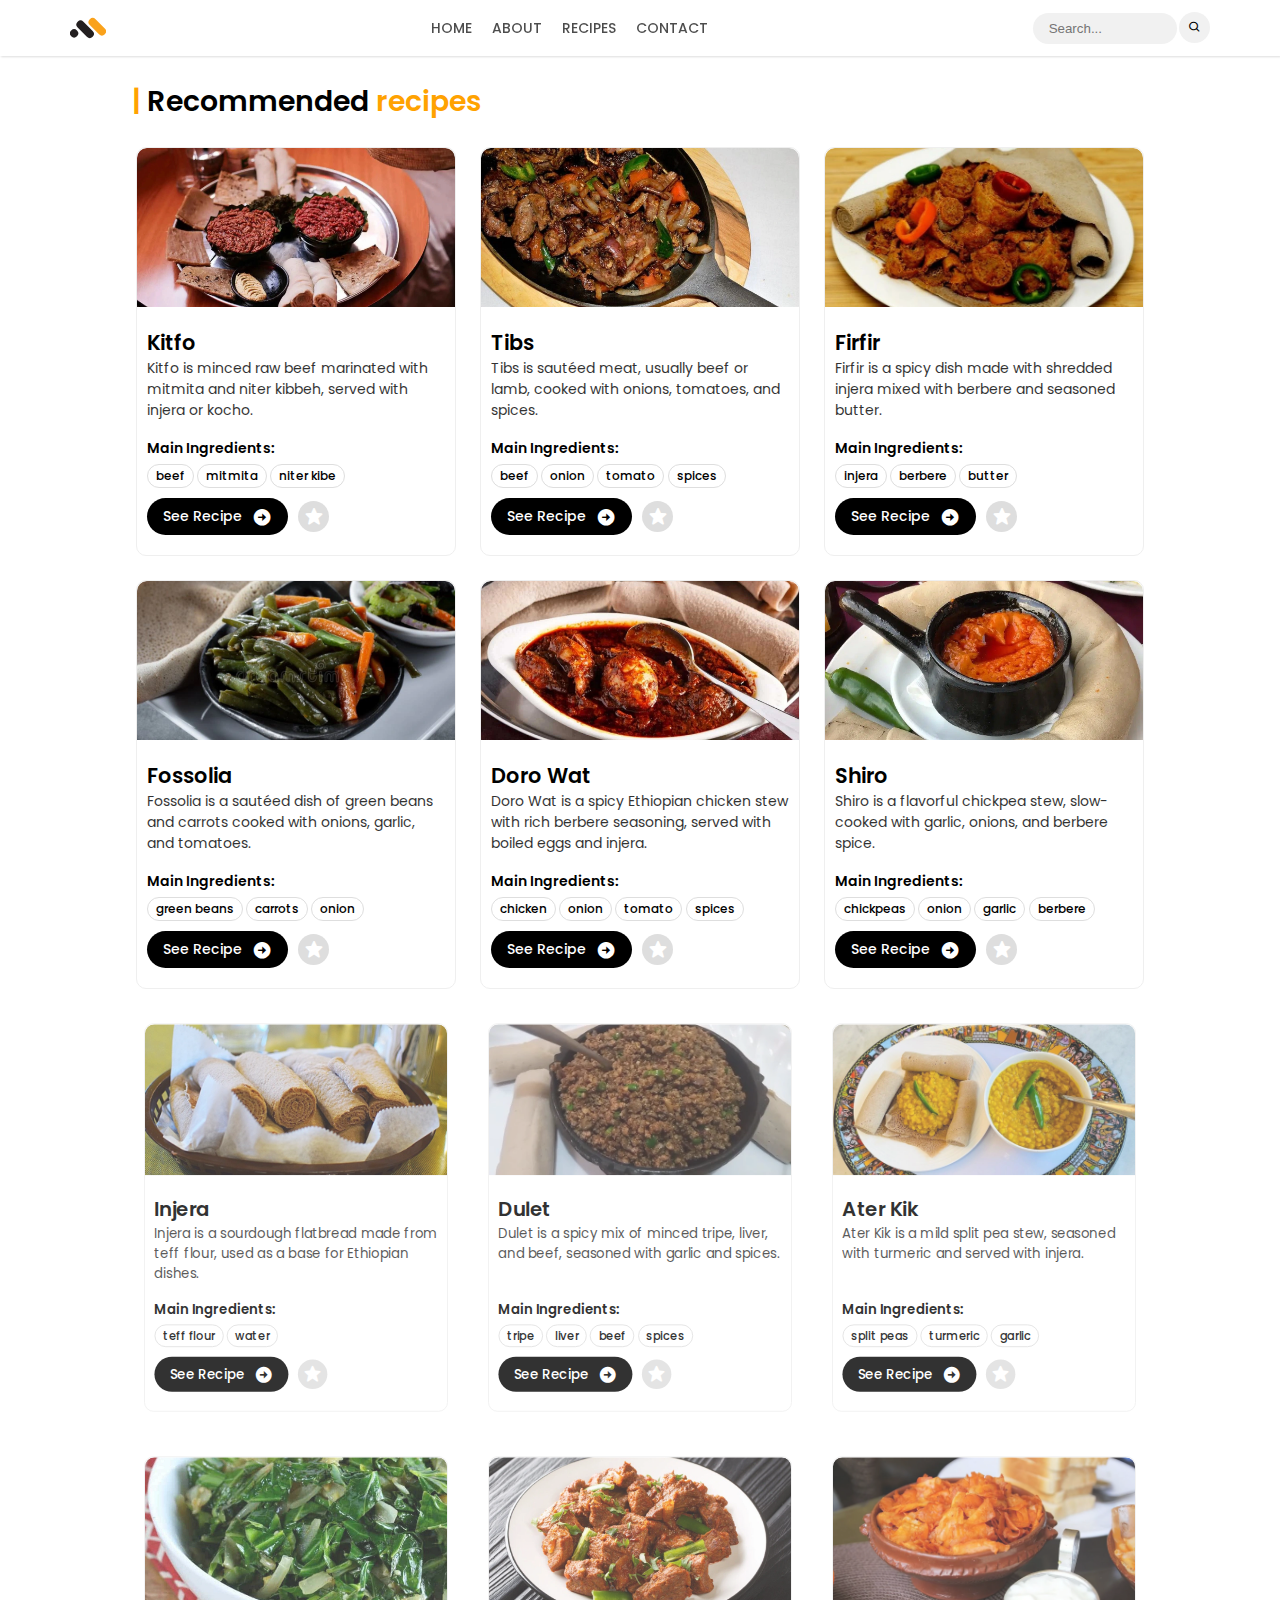
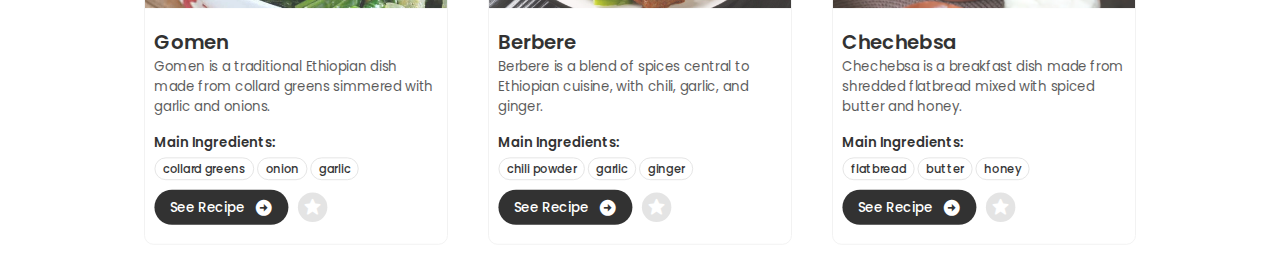
<file: index.html>
<!DOCTYPE html>
<html lang="en">
  <head>
    <meta charset="UTF-8" />
    <meta name="viewport" content="width=device-width, initial-scale=1.0" />
    <title>M-Recipe</title>
    <link rel="icon" href="images/Logo/M_ORANGE-LOGO.svg" />
    <link rel="stylesheet" href="styles.css" />
    <link
      href="https://unpkg.com/boxicons@2.1.4/css/boxicons.min.css"
      rel="stylesheet"
    />
    <script src="script.js" defer></script>
  </head>
  <body>
    <header id="header" class="hidden">
      <div class="header">
        <!--logo-->
        <a class="logo" href="#"
          ><img src="images/Logo/M_ORANGE-LOGO.svg" alt=""
        /></a>
        <!--Navigation Links-->
        <ul class="navLinks">
          <li><a href="" class="navLink">HOME</a></li>
          <li><a href="" class="navLink">ABOUT</a></li>
          <li><a href="" class="navLink">RECIPES</a></li>
          <li><a href="" class="navLink">CONTACT</a></li>
        </ul>
        <!--Search-->
        <form action="">
          <input
            class="searchBar"
            type="text"
            placeholder="Search..."
            required
          /><button class="searchButton">
            <i class="bx bx-search"></i>
          </button>
        </form>
        <!--Menu for narrow devices-->
        <div class="menu">
          <div class="bar"></div>
          <div class="bar"></div>
          <div class="bar"></div>
        </div>
      </div>
    </header>
    <main id="wrapper" class="hidden">
      <h1>
        <span class="colored">|</span> Recommended
        <span class="colored">recipes</span>
      </h1>
      <div class="recipes">
        <div class="recipe hidden">
          <img src="images/kitfo.webp" alt="Kitfo" />
          <div class="content">
            <span class="recipeTitle">Kitfo</span>
            <p class="body">
              Kitfo is minced raw beef marinated with mitmita and niter kibbeh,
              served with injera or kocho.
            </p>
            <div class="mainIngredient">
              <span class="textMainIngredient">Main Ingredients:</span>
              <div class="mainIngredients">
                <span>beef</span>
                <span>mitmita</span>
                <span>niter kibe</span>
              </div>
            </div>
            <div class="buttons">
              <a href=""
                >See Recipe <i class="bx bxs-right-arrow-circle"></i
              ></a>
              <button class="starButton"><i class="bx bxs-star"></i></button>
            </div>
          </div>
        </div>

        <div class="recipe hidden">
          <img src="images/tibs.webp" alt="Tibs" />
          <div class="content">
            <span class="recipeTitle">Tibs</span>
            <p class="body">
              Tibs is sautéed meat, usually beef or lamb, cooked with onions,
              tomatoes, and spices.
            </p>
            <div class="mainIngredient">
              <span class="textMainIngredient">Main Ingredients:</span>
              <div class="mainIngredients">
                <span>beef</span>
                <span>onion</span>
                <span>tomato</span>
                <span>spices</span>
              </div>
            </div>
            <div class="buttons">
              <a href=""
                >See Recipe <i class="bx bxs-right-arrow-circle"></i
              ></a>
              <button class="starButton"><i class="bx bxs-star"></i></button>
            </div>
          </div>
        </div>

        <div class="recipe hidden">
          <img src="images/firfir.webp" alt="Firfir" />
          <div class="content">
            <span class="recipeTitle">Firfir</span>
            <p class="body">
              Firfir is a spicy dish made with shredded injera mixed with
              berbere and seasoned butter.
            </p>
            <div class="mainIngredient">
              <span class="textMainIngredient">Main Ingredients:</span>
              <div class="mainIngredients">
                <span>injera</span>
                <span>berbere</span>
                <span>butter</span>
              </div>
            </div>
            <div class="buttons">
              <a href=""
                >See Recipe <i class="bx bxs-right-arrow-circle"></i
              ></a>
              <button class="starButton"><i class="bx bxs-star"></i></button>
            </div>
          </div>
        </div>

        <div class="recipe hidden">
          <img src="images/fosolia.webp" alt="Fossolia" />
          <div class="content">
            <span class="recipeTitle">Fossolia</span>
            <p class="body">
              Fossolia is a sautéed dish of green beans and carrots cooked with
              onions, garlic, and tomatoes.
            </p>
            <div class="mainIngredient">
              <span class="textMainIngredient">Main Ingredients:</span>
              <div class="mainIngredients">
                <span>green beans</span>
                <span>carrots</span>
                <span>onion</span>
              </div>
            </div>
            <div class="buttons">
              <a href=""
                >See Recipe <i class="bx bxs-right-arrow-circle"></i
              ></a>
              <button class="starButton"><i class="bx bxs-star"></i></button>
            </div>
          </div>
        </div>

        <div class="recipe hidden">
          <img src="images/doro.webp" alt="doro" />
          <div class="content">
            <span class="recipeTitle">Doro Wat</span>
            <p class="body">
              Doro Wat is a spicy Ethiopian chicken stew with rich berbere
              seasoning, served with boiled eggs and injera.
            </p>
            <div class="mainIngredient">
              <span class="textMainIngredient">Main Ingredients:</span>
              <div class="mainIngredients">
                <span>chicken</span>
                <span>onion</span>
                <span>tomato</span>
                <span>spices</span>
              </div>
            </div>
            <div class="buttons">
              <a href=""
                >See Recipe <i class="bx bxs-right-arrow-circle"></i
              ></a>
              <button class="starButton"><i class="bx bxs-star"></i></button>
            </div>
          </div>
        </div>

        <div class="recipe hidden">
          <img src="images/shiro.webp" alt="Shiro" />
          <div class="content">
            <span class="recipeTitle">Shiro</span>
            <p class="body">
              Shiro is a flavorful chickpea stew, slow-cooked with garlic,
              onions, and berbere spice.
            </p>
            <div class="mainIngredient">
              <span class="textMainIngredient">Main Ingredients:</span>
              <div class="mainIngredients">
                <span>chickpeas</span>
                <span>onion</span>
                <span>garlic</span>
                <span>berbere</span>
              </div>
            </div>
            <div class="buttons">
              <a href=""
                >See Recipe <i class="bx bxs-right-arrow-circle"></i
              ></a>
              <button class="starButton"><i class="bx bxs-star"></i></button>
            </div>
          </div>
        </div>

        <div class="recipe hidden">
          <img src="images/injera.webp" alt="Injera" />
          <div class="content">
            <span class="recipeTitle">Injera</span>
            <p class="body">
              Injera is a sourdough flatbread made from teff flour, used as a
              base for Ethiopian dishes.
            </p>
            <div class="mainIngredient">
              <span class="textMainIngredient">Main Ingredients:</span>
              <div class="mainIngredients">
                <span>teff flour</span>
                <span>water</span>
              </div>
            </div>
            <div class="buttons">
              <a href=""
                >See Recipe <i class="bx bxs-right-arrow-circle"></i
              ></a>
              <button class="starButton"><i class="bx bxs-star"></i></button>
            </div>
          </div>
        </div>

        <div class="recipe hidden">
          <img src="images/dulet.webp" alt="Dulet" />
          <div class="content">
            <span class="recipeTitle">Dulet</span>
            <p class="body">
              Dulet is a spicy mix of minced tripe, liver, and beef, seasoned
              with garlic and spices.
            </p>
            <div class="mainIngredient">
              <span class="textMainIngredient">Main Ingredients:</span>
              <div class="mainIngredients">
                <span>tripe</span>
                <span>liver</span>
                <span>beef</span>
                <span>spices</span>
              </div>
            </div>
            <div class="buttons">
              <a href=""
                >See Recipe <i class="bx bxs-right-arrow-circle"></i
              ></a>
              <button class="starButton"><i class="bx bxs-star"></i></button>
            </div>
          </div>
        </div>

        <div class="recipe hidden">
          <img src="images/ater kik.webp" alt="Ater Kik" />
          <div class="content">
            <span class="recipeTitle">Ater Kik</span>
            <p class="body">
              Ater Kik is a mild split pea stew, seasoned with turmeric and
              served with injera.
            </p>
            <div class="mainIngredient">
              <span class="textMainIngredient">Main Ingredients:</span>
              <div class="mainIngredients">
                <span>split peas</span>
                <span>turmeric</span>
                <span>garlic</span>
              </div>
            </div>
            <div class="buttons">
              <a href=""
                >See Recipe <i class="bx bxs-right-arrow-circle"></i
              ></a>
              <button class="starButton"><i class="bx bxs-star"></i></button>
            </div>
          </div>
        </div>

        <div class="recipe hidden">
          <img src="images/gomen.webp" alt="Gomen" />
          <div class="content">
            <span class="recipeTitle">Gomen</span>
            <p class="body">
              Gomen is a traditional Ethiopian dish made from collard greens
              simmered with garlic and onions.
            </p>
            <div class="mainIngredient">
              <span class="textMainIngredient">Main Ingredients:</span>
              <div class="mainIngredients">
                <span>collard greens</span>
                <span>onion</span>
                <span>garlic</span>
              </div>
            </div>
            <div class="buttons">
              <a href=""
                >See Recipe <i class="bx bxs-right-arrow-circle"></i
              ></a>
              <button class="starButton"><i class="bx bxs-star"></i></button>
            </div>
          </div>
        </div>

        <div class="recipe hidden">
          <img src="images/berber.webp" alt="Berbere" />
          <div class="content">
            <span class="recipeTitle">Berbere</span>
            <p class="body">
              Berbere is a blend of spices central to Ethiopian cuisine, with
              chili, garlic, and ginger.
            </p>
            <div class="mainIngredient">
              <span class="textMainIngredient">Main Ingredients:</span>
              <div class="mainIngredients">
                <span>chili powder</span>
                <span>garlic</span>
                <span>ginger</span>
              </div>
            </div>
            <div class="buttons">
              <a href=""
                >See Recipe <i class="bx bxs-right-arrow-circle"></i
              ></a>
              <button class="starButton"><i class="bx bxs-star"></i></button>
            </div>
          </div>
        </div>

        <div class="recipe hidden">
          <img src="images/Chechebsa.webp" alt="Chechebsa" />
          <div class="content">
            <span class="recipeTitle">Chechebsa</span>
            <p class="body">
              Chechebsa is a breakfast dish made from shredded flatbread mixed
              with spiced butter and honey.
            </p>
            <div class="mainIngredient">
              <span class="textMainIngredient">Main Ingredients:</span>
              <div class="mainIngredients">
                <span>flatbread</span>
                <span>butter</span>
                <span>honey</span>
              </div>
            </div>
            <div class="buttons">
              <a href=""
                >See Recipe <i class="bx bxs-right-arrow-circle"></i
              ></a>
              <button class="starButton"><i class="bx bxs-star"></i></button>
            </div>
          </div>
        </div>
      </div>
    </main>
  </body>
</html>
</file>
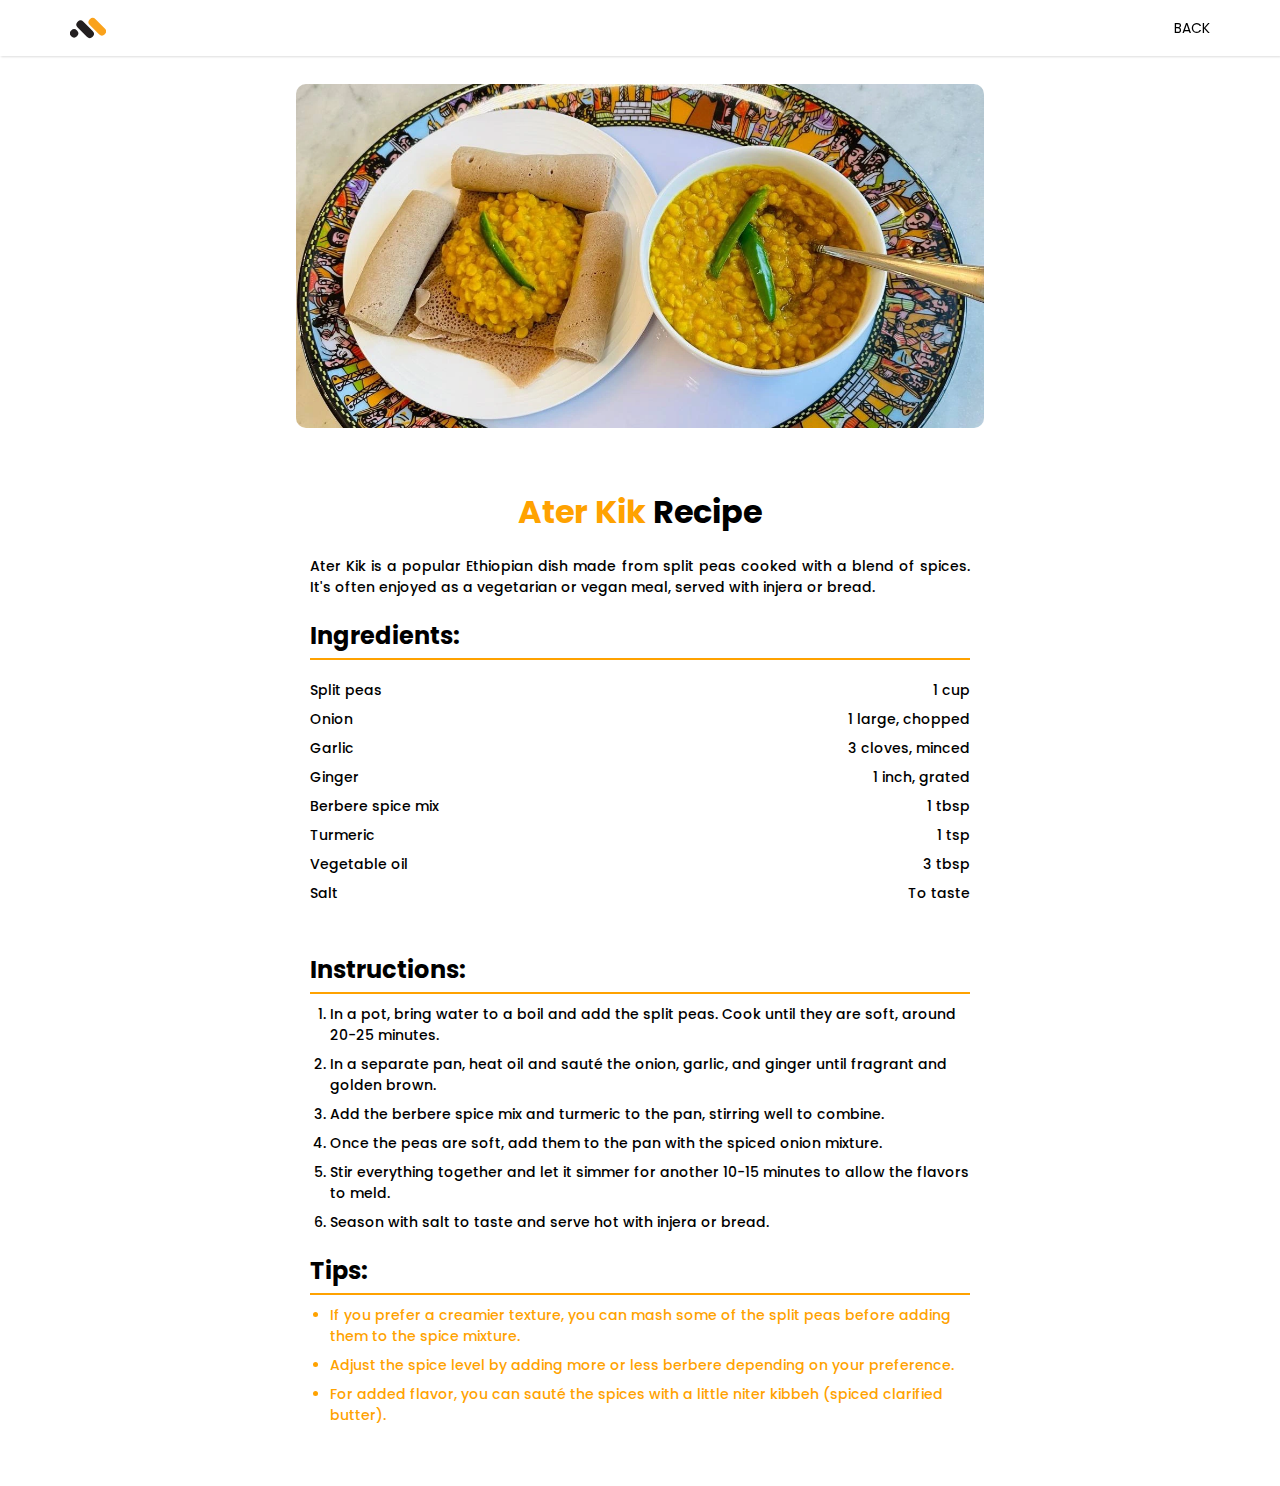
<file: ater.html>
<!DOCTYPE html>
<html lang="en">
  <head>
    <meta charset="UTF-8" />
    <meta name="viewport" content="width=device-width, initial-scale=1.0" />
    <title>Ater Kik-Recipe</title>
    <link rel="icon" href="images/Logo/Light-orange-M-logo.svg" />
    <link
      rel="icon"
      href="images/Logo/dark-orange-M-logo.svg"
      media="(prefer-color-scheme:dark)"
    />
    <link rel="stylesheet" href="styles.css" />
    <link
      href="https://unpkg.com/boxicons@2.1.4/css/boxicons.min.css"
      rel="stylesheet"
    />
    <script src="script.js" defer></script>
  </head>
  <body>
    <header id="header" class="hidden">
      <div class="header">
        <!--logo-->
        <a class="logo" href="index.html"
          ><img src="images/Logo/dark-orange-M-logo.svg" alt=""
        /></a>
        <div class="rightSideHeader">
          <!--Navigation Links-->
          <ul class="navLinks">
            <li><a href="index.html" class="backButton">BACK</a></li>
          </ul>
          <!--Menu for narrow devices-->
        </div>
        <div class="menu">
          <div class="bar"></div>
          <div class="bar"></div>
          <div class="bar"></div>
        </div>
      </div>
    </header>
    <main id="otherWrapper" class="hidden">
      <div class="image">
        <img src="images/samples/ater kik.webp" alt="ater kik" />
      </div>
      <section id="recipe-detail">
        <h2><span class="colored">Ater Kik</span> Recipe</h2>
        <div class="recipe-details">
          <p>
            Ater Kik is a popular Ethiopian dish made from split peas cooked
            with a blend of spices. It's often enjoyed as a vegetarian or vegan
            meal, served with injera or bread.
          </p>
          <h3>Ingredients:</h3>
          <div class="ingredients-list">
            <div class="ingredient-item">
              <span>Split peas</span>
              <span>1 cup</span>
            </div>
            <div class="ingredient-item">
              <span>Onion</span>
              <span>1 large, chopped</span>
            </div>
            <div class="ingredient-item">
              <span>Garlic</span>
              <span>3 cloves, minced</span>
            </div>
            <div class="ingredient-item">
              <span>Ginger</span>
              <span>1 inch, grated</span>
            </div>
            <div class="ingredient-item">
              <span>Berbere spice mix</span>
              <span>1 tbsp</span>
            </div>
            <div class="ingredient-item">
              <span>Turmeric</span>
              <span>1 tsp</span>
            </div>
            <div class="ingredient-item">
              <span>Vegetable oil</span>
              <span>3 tbsp</span>
            </div>
            <div class="ingredient-item">
              <span>Salt</span>
              <span>To taste</span>
            </div>
          </div>

          <h3>Instructions:</h3>
          <ol>
            <li>
              In a pot, bring water to a boil and add the split peas. Cook until
              they are soft, around 20-25 minutes.
            </li>
            <li>
              In a separate pan, heat oil and sauté the onion, garlic, and
              ginger until fragrant and golden brown.
            </li>
            <li>
              Add the berbere spice mix and turmeric to the pan, stirring well
              to combine.
            </li>
            <li>
              Once the peas are soft, add them to the pan with the spiced onion
              mixture.
            </li>
            <li>
              Stir everything together and let it simmer for another 10-15
              minutes to allow the flavors to meld.
            </li>
            <li>
              Season with salt to taste and serve hot with injera or bread.
            </li>
          </ol>

          <h3>Tips:</h3>
          <ul>
            <li>
              If you prefer a creamier texture, you can mash some of the split
              peas before adding them to the spice mixture.
            </li>
            <li>
              Adjust the spice level by adding more or less berbere depending on
              your preference.
            </li>
            <li>
              For added flavor, you can sauté the spices with a little niter
              kibbeh (spiced clarified butter).
            </li>
          </ul>
        </div>
      </section>
    </main>
  </body>
</html>
</file>
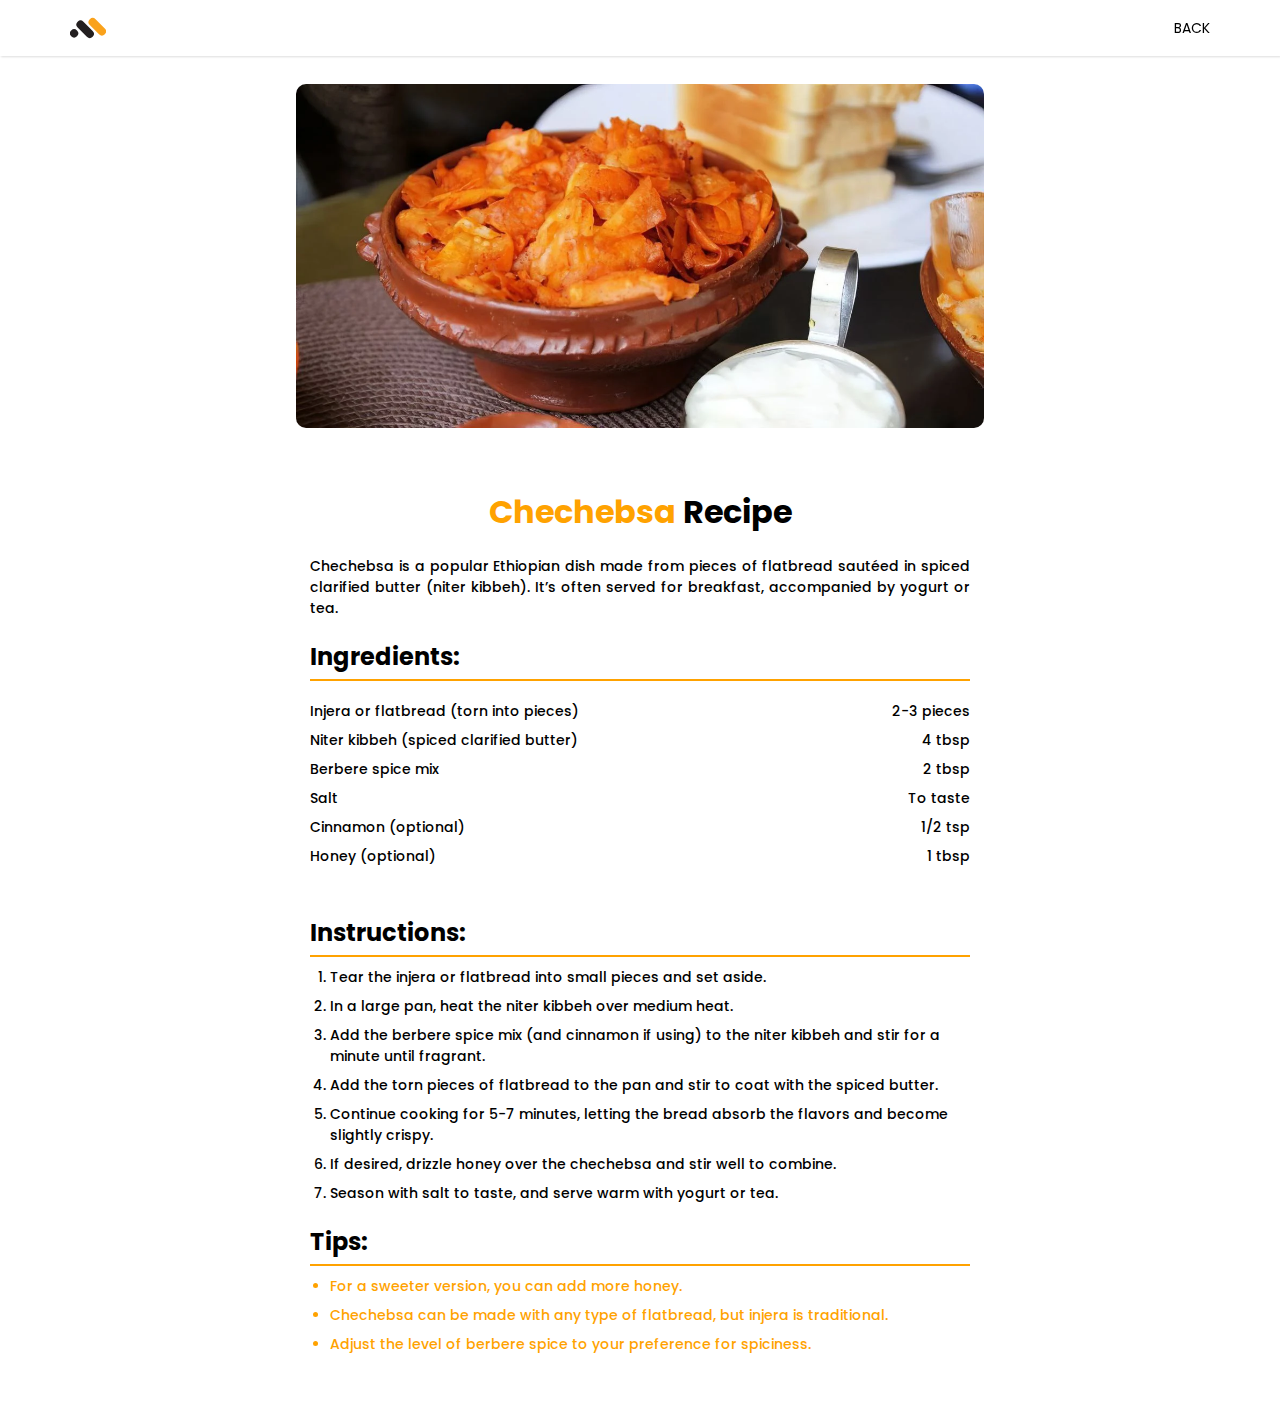
<file: chechebsa.html>
<!DOCTYPE html>
<html lang="en">
  <head>
    <meta charset="UTF-8" />
    <meta name="viewport" content="width=device-width, initial-scale=1.0" />
    <title>Chechebsa-Recipe</title>
    <link rel="icon" href="images/Logo/Light-orange-M-logo.svg" />
    <link
      rel="icon"
      href="images/Logo/dark-orange-M-logo.svg"
      media="(prefer-color-scheme:dark)"
    />
    <link rel="stylesheet" href="styles.css" />
    <link
      href="https://unpkg.com/boxicons@2.1.4/css/boxicons.min.css"
      rel="stylesheet"
    />
    <script src="script.js" defer></script>
  </head>
  <body>
    <header id="header" class="hidden">
      <div class="header">
        <!--logo-->
        <a class="logo" href="index.html"
          ><img src="images/Logo/dark-orange-M-logo.svg" alt=""
        /></a>
        <div class="rightSideHeader">
          <!--Navigation Links-->
          <ul class="navLinks">
            <li><a href="index.html" class="backButton">BACK</a></li>
          </ul>
          <!--Menu for narrow devices-->
        </div>
        <div class="menu">
          <div class="bar"></div>
          <div class="bar"></div>
          <div class="bar"></div>
        </div>
      </div>
    </header>
    <main id="otherWrapper" class="hidden">
      <div class="image">
        <img src="images/samples/Chechebsa.webp" alt="chechebsa" />
      </div>
      <section id="recipe-detail">
        <h2><span class="colored">Chechebsa</span> Recipe</h2>
        <div class="recipe-details">
          <p>
            Chechebsa is a popular Ethiopian dish made from pieces of flatbread
            sautéed in spiced clarified butter (niter kibbeh). It’s often served
            for breakfast, accompanied by yogurt or tea.
          </p>
          <h3>Ingredients:</h3>
          <div class="ingredients-list">
            <div class="ingredient-item">
              <span>Injera or flatbread (torn into pieces)</span>
              <span>2-3 pieces</span>
            </div>
            <div class="ingredient-item">
              <span>Niter kibbeh (spiced clarified butter)</span>
              <span>4 tbsp</span>
            </div>
            <div class="ingredient-item">
              <span>Berbere spice mix</span>
              <span>2 tbsp</span>
            </div>
            <div class="ingredient-item">
              <span>Salt</span>
              <span>To taste</span>
            </div>
            <div class="ingredient-item">
              <span>Cinnamon (optional)</span>
              <span>1/2 tsp</span>
            </div>
            <div class="ingredient-item">
              <span>Honey (optional)</span>
              <span>1 tbsp</span>
            </div>
          </div>

          <h3>Instructions:</h3>
          <ol>
            <li>
              Tear the injera or flatbread into small pieces and set aside.
            </li>
            <li>In a large pan, heat the niter kibbeh over medium heat.</li>
            <li>
              Add the berbere spice mix (and cinnamon if using) to the niter
              kibbeh and stir for a minute until fragrant.
            </li>
            <li>
              Add the torn pieces of flatbread to the pan and stir to coat with
              the spiced butter.
            </li>
            <li>
              Continue cooking for 5-7 minutes, letting the bread absorb the
              flavors and become slightly crispy.
            </li>
            <li>
              If desired, drizzle honey over the chechebsa and stir well to
              combine.
            </li>
            <li>
              Season with salt to taste, and serve warm with yogurt or tea.
            </li>
          </ol>

          <h3>Tips:</h3>
          <ul>
            <li>For a sweeter version, you can add more honey.</li>
            <li>
              Chechebsa can be made with any type of flatbread, but injera is
              traditional.
            </li>
            <li>
              Adjust the level of berbere spice to your preference for
              spiciness.
            </li>
          </ul>
        </div>
      </section>
    </main>
  </body>
</html>
</file>
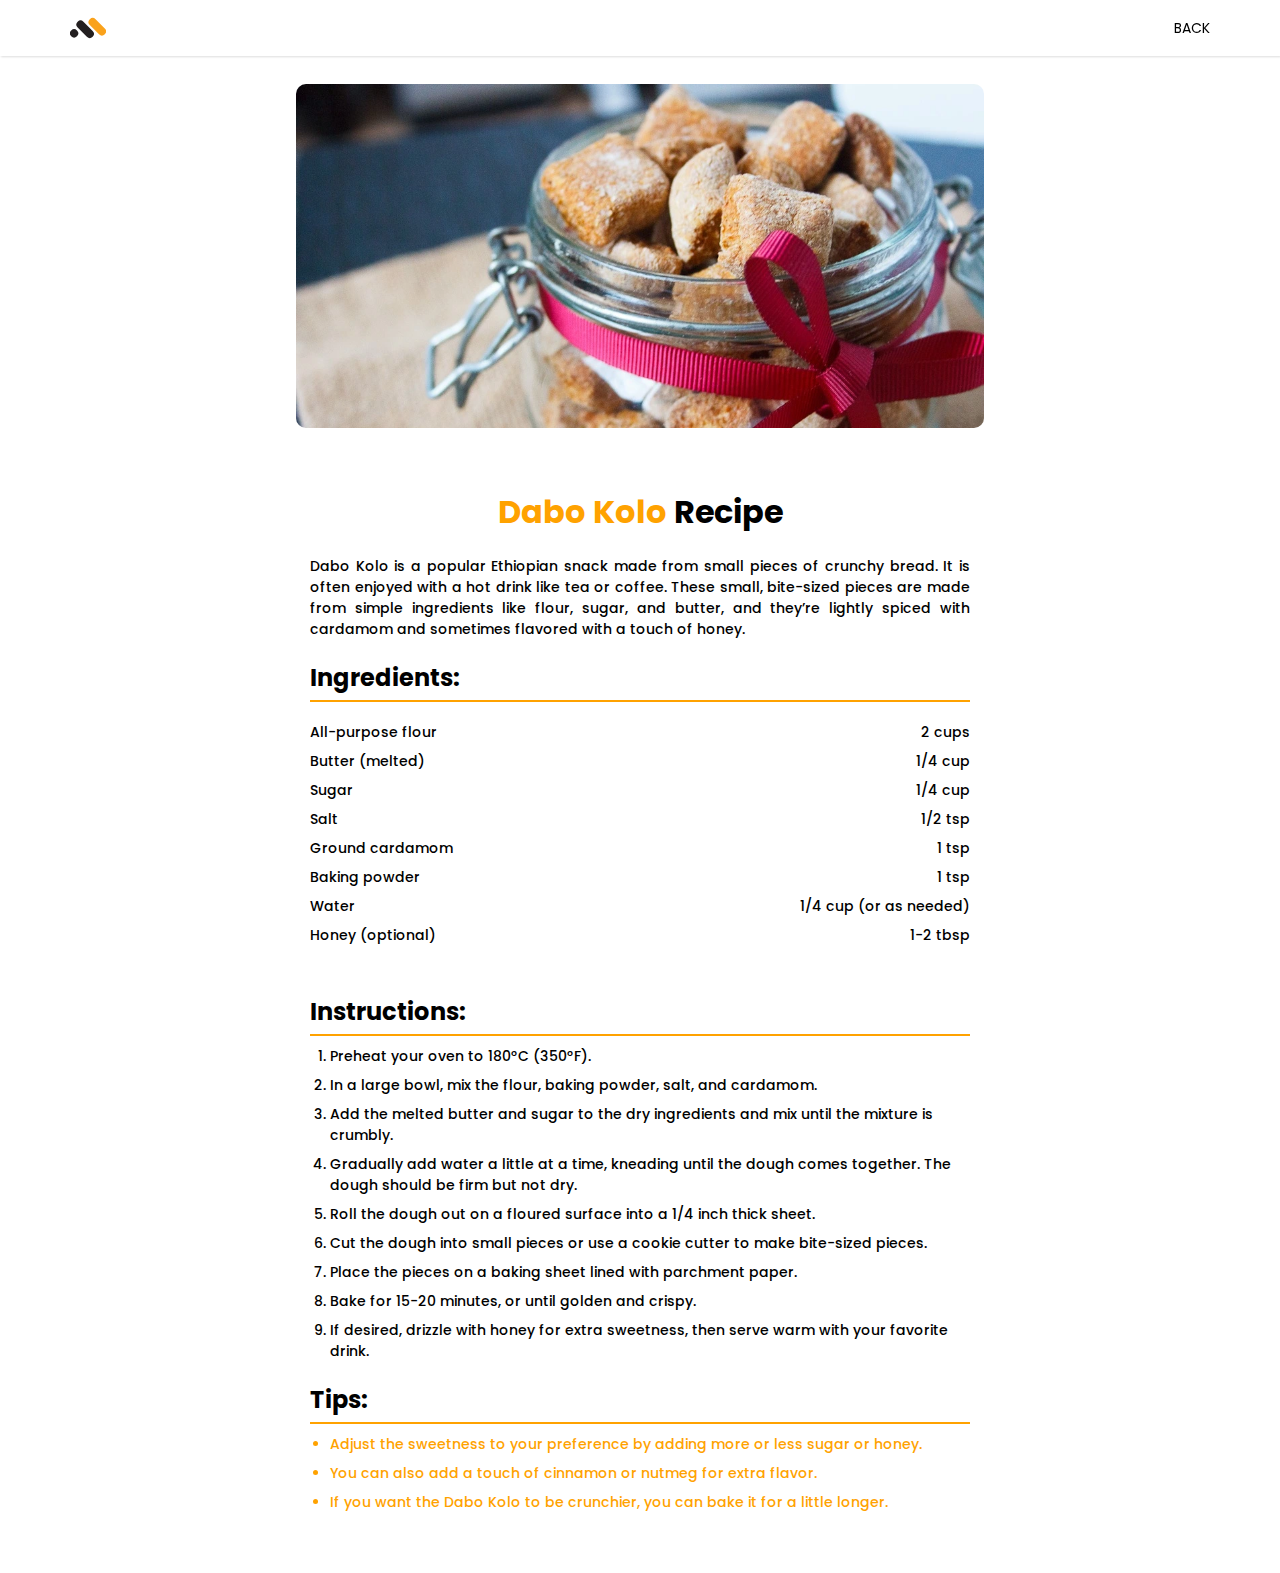
<file: daboKolo.html>
<!DOCTYPE html>
<html lang="en">
  <head>
    <meta charset="UTF-8" />
    <meta name="viewport" content="width=device-width, initial-scale=1.0" />
    <title>Dabo Kolo Recipe</title>
    <link rel="icon" href="images/Logo/Light-orange-M-logo.svg" />
    <link
      rel="icon"
      href="images/Logo/dark-orange-M-logo.svg"
      media="(prefer-color-scheme:dark)"
    />
    <link rel="stylesheet" href="styles.css" />
    <link
      href="https://unpkg.com/boxicons@2.1.4/css/boxicons.min.css"
      rel="stylesheet"
    />
    <script src="script.js" defer></script>
  </head>
  <body>
    <header id="header" class="hidden">
      <div class="header">
        <!--logo-->
        <a class="logo" href="index.html"
          ><img src="images/Logo/dark-orange-M-logo.svg" alt=""
        /></a>
        <div class="rightSideHeader">
          <!--Navigation Links-->
          <ul class="navLinks">
            <li><a href="index.html" class="backButton">BACK</a></li>
          </ul>
          <!--Menu for narrow devices-->
        </div>
        <div class="menu">
          <div class="bar"></div>
          <div class="bar"></div>
          <div class="bar"></div>
        </div>
      </div>
    </header>
    <main id="otherWrapper" class="hidden">
      <div class="image">
        <img src="images/samples/Dabo kolo.webp" alt="Dabo Kolo" />
      </div>
      <section id="recipe-detail">
        <h2><span class="colored">Dabo Kolo</span> Recipe</h2>
        <div class="recipe-details">
          <p>
            Dabo Kolo is a popular Ethiopian snack made from small pieces of
            crunchy bread. It is often enjoyed with a hot drink like tea or
            coffee. These small, bite-sized pieces are made from simple
            ingredients like flour, sugar, and butter, and they’re lightly
            spiced with cardamom and sometimes flavored with a touch of honey.
          </p>
          <h3>Ingredients:</h3>
          <div class="ingredients-list">
            <div class="ingredient-item">
              <span>All-purpose flour</span>
              <span>2 cups</span>
            </div>
            <div class="ingredient-item">
              <span>Butter (melted)</span>
              <span>1/4 cup</span>
            </div>
            <div class="ingredient-item">
              <span>Sugar</span>
              <span>1/4 cup</span>
            </div>
            <div class="ingredient-item">
              <span>Salt</span>
              <span>1/2 tsp</span>
            </div>
            <div class="ingredient-item">
              <span>Ground cardamom</span>
              <span>1 tsp</span>
            </div>
            <div class="ingredient-item">
              <span>Baking powder</span>
              <span>1 tsp</span>
            </div>
            <div class="ingredient-item">
              <span>Water</span>
              <span>1/4 cup (or as needed)</span>
            </div>
            <div class="ingredient-item">
              <span>Honey (optional)</span>
              <span>1-2 tbsp</span>
            </div>
          </div>

          <h3>Instructions:</h3>
          <ol>
            <li>Preheat your oven to 180°C (350°F).</li>
            <li>
              In a large bowl, mix the flour, baking powder, salt, and cardamom.
            </li>
            <li>
              Add the melted butter and sugar to the dry ingredients and mix
              until the mixture is crumbly.
            </li>
            <li>
              Gradually add water a little at a time, kneading until the dough
              comes together. The dough should be firm but not dry.
            </li>
            <li>
              Roll the dough out on a floured surface into a 1/4 inch thick
              sheet.
            </li>
            <li>
              Cut the dough into small pieces or use a cookie cutter to make
              bite-sized pieces.
            </li>
            <li>
              Place the pieces on a baking sheet lined with parchment paper.
            </li>
            <li>Bake for 15-20 minutes, or until golden and crispy.</li>
            <li>
              If desired, drizzle with honey for extra sweetness, then serve
              warm with your favorite drink.
            </li>
          </ol>

          <h3>Tips:</h3>
          <ul>
            <li>
              Adjust the sweetness to your preference by adding more or less
              sugar or honey.
            </li>
            <li>
              You can also add a touch of cinnamon or nutmeg for extra flavor.
            </li>
            <li>
              If you want the Dabo Kolo to be crunchier, you can bake it for a
              little longer.
            </li>
          </ul>
        </div>
      </section>
    </main>
  </body>
</html>
</file>
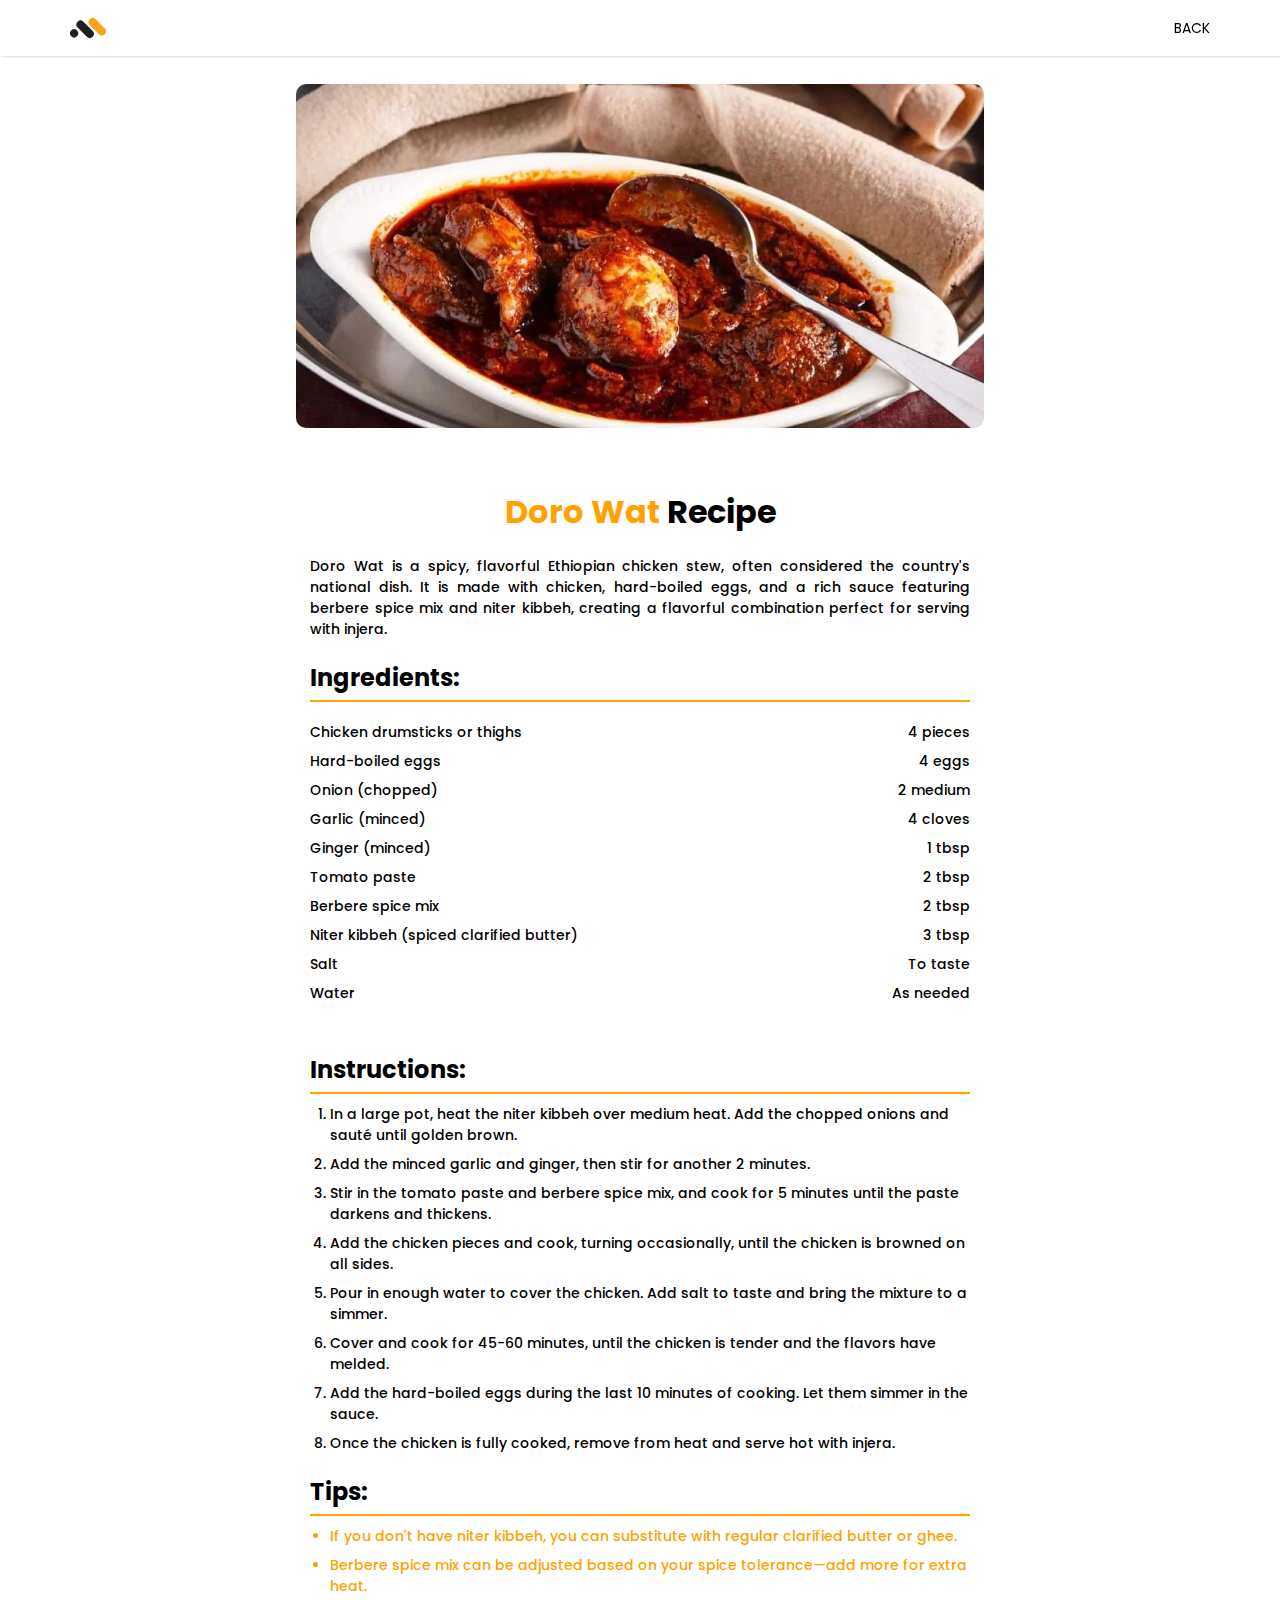
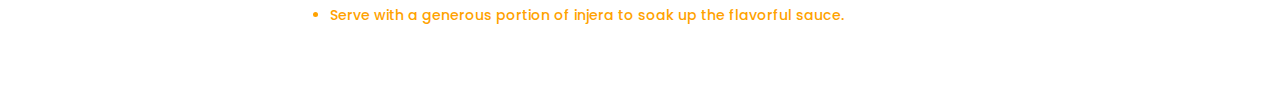
<file: doroWat.html>
<!DOCTYPE html>
<html lang="en">
  <head>
    <meta charset="UTF-8" />
    <meta name="viewport" content="width=device-width, initial-scale=1.0" />
    <title>Doro Wat-Recipe</title>
    <link rel="icon" href="images/Logo/Light-orange-M-logo.svg" />
    <link
      rel="icon"
      href="images/Logo/dark-orange-M-logo.svg"
      media="(prefer-color-scheme:dark)"
    />
    <link rel="stylesheet" href="styles.css" />
    <link
      href="https://unpkg.com/boxicons@2.1.4/css/boxicons.min.css"
      rel="stylesheet"
    />
    <script src="script.js" defer></script>
  </head>
  <body>
    <header id="header" class="hidden">
      <div class="header">
        <!--logo-->
        <a class="logo" href="index.html"
          ><img src="images/Logo/dark-orange-M-logo.svg" alt=""
        /></a>
        <div class="rightSideHeader">
          <!--Navigation Links-->
          <ul class="navLinks">
            <li><a href="index.html" class="backButton">BACK</a></li>
          </ul>
          <!--Menu for narrow devices-->
        </div>
        <div class="menu">
          <div class="bar"></div>
          <div class="bar"></div>
          <div class="bar"></div>
        </div>
      </div>
    </header>
    <main id="otherWrapper" class="hidden">
      <div class="image">
        <img src="images/samples/doro.webp" alt="doro-wat" />
      </div>
      <section id="recipe-detail">
        <h2><span class="colored">Doro Wat</span> Recipe</h2>
        <div class="recipe-details">
          <p>
            Doro Wat is a spicy, flavorful Ethiopian chicken stew, often
            considered the country's national dish. It is made with chicken,
            hard-boiled eggs, and a rich sauce featuring berbere spice mix and
            niter kibbeh, creating a flavorful combination perfect for serving
            with injera.
          </p>
          <h3>Ingredients:</h3>
          <div class="ingredients-list">
            <div class="ingredient-item">
              <span>Chicken drumsticks or thighs</span>
              <span>4 pieces</span>
            </div>
            <div class="ingredient-item">
              <span>Hard-boiled eggs</span>
              <span>4 eggs</span>
            </div>
            <div class="ingredient-item">
              <span>Onion (chopped)</span>
              <span>2 medium</span>
            </div>
            <div class="ingredient-item">
              <span>Garlic (minced)</span>
              <span>4 cloves</span>
            </div>
            <div class="ingredient-item">
              <span>Ginger (minced)</span>
              <span>1 tbsp</span>
            </div>
            <div class="ingredient-item">
              <span>Tomato paste</span>
              <span>2 tbsp</span>
            </div>
            <div class="ingredient-item">
              <span>Berbere spice mix</span>
              <span>2 tbsp</span>
            </div>
            <div class="ingredient-item">
              <span>Niter kibbeh (spiced clarified butter)</span>
              <span>3 tbsp</span>
            </div>
            <div class="ingredient-item">
              <span>Salt</span>
              <span>To taste</span>
            </div>
            <div class="ingredient-item">
              <span>Water</span>
              <span>As needed</span>
            </div>
          </div>

          <h3>Instructions:</h3>
          <ol>
            <li>
              In a large pot, heat the niter kibbeh over medium heat. Add the
              chopped onions and sauté until golden brown.
            </li>
            <li>
              Add the minced garlic and ginger, then stir for another 2 minutes.
            </li>
            <li>
              Stir in the tomato paste and berbere spice mix, and cook for 5
              minutes until the paste darkens and thickens.
            </li>
            <li>
              Add the chicken pieces and cook, turning occasionally, until the
              chicken is browned on all sides.
            </li>
            <li>
              Pour in enough water to cover the chicken. Add salt to taste and
              bring the mixture to a simmer.
            </li>
            <li>
              Cover and cook for 45-60 minutes, until the chicken is tender and
              the flavors have melded.
            </li>
            <li>
              Add the hard-boiled eggs during the last 10 minutes of cooking.
              Let them simmer in the sauce.
            </li>
            <li>
              Once the chicken is fully cooked, remove from heat and serve hot
              with injera.
            </li>
          </ol>

          <h3>Tips:</h3>
          <ul>
            <li>
              If you don't have niter kibbeh, you can substitute with regular
              clarified butter or ghee.
            </li>
            <li>
              Berbere spice mix can be adjusted based on your spice
              tolerance—add more for extra heat.
            </li>
            <li>
              Serve with a generous portion of injera to soak up the flavorful
              sauce.
            </li>
          </ul>
        </div>
      </section>
    </main>
  </body>
</html>
</file>
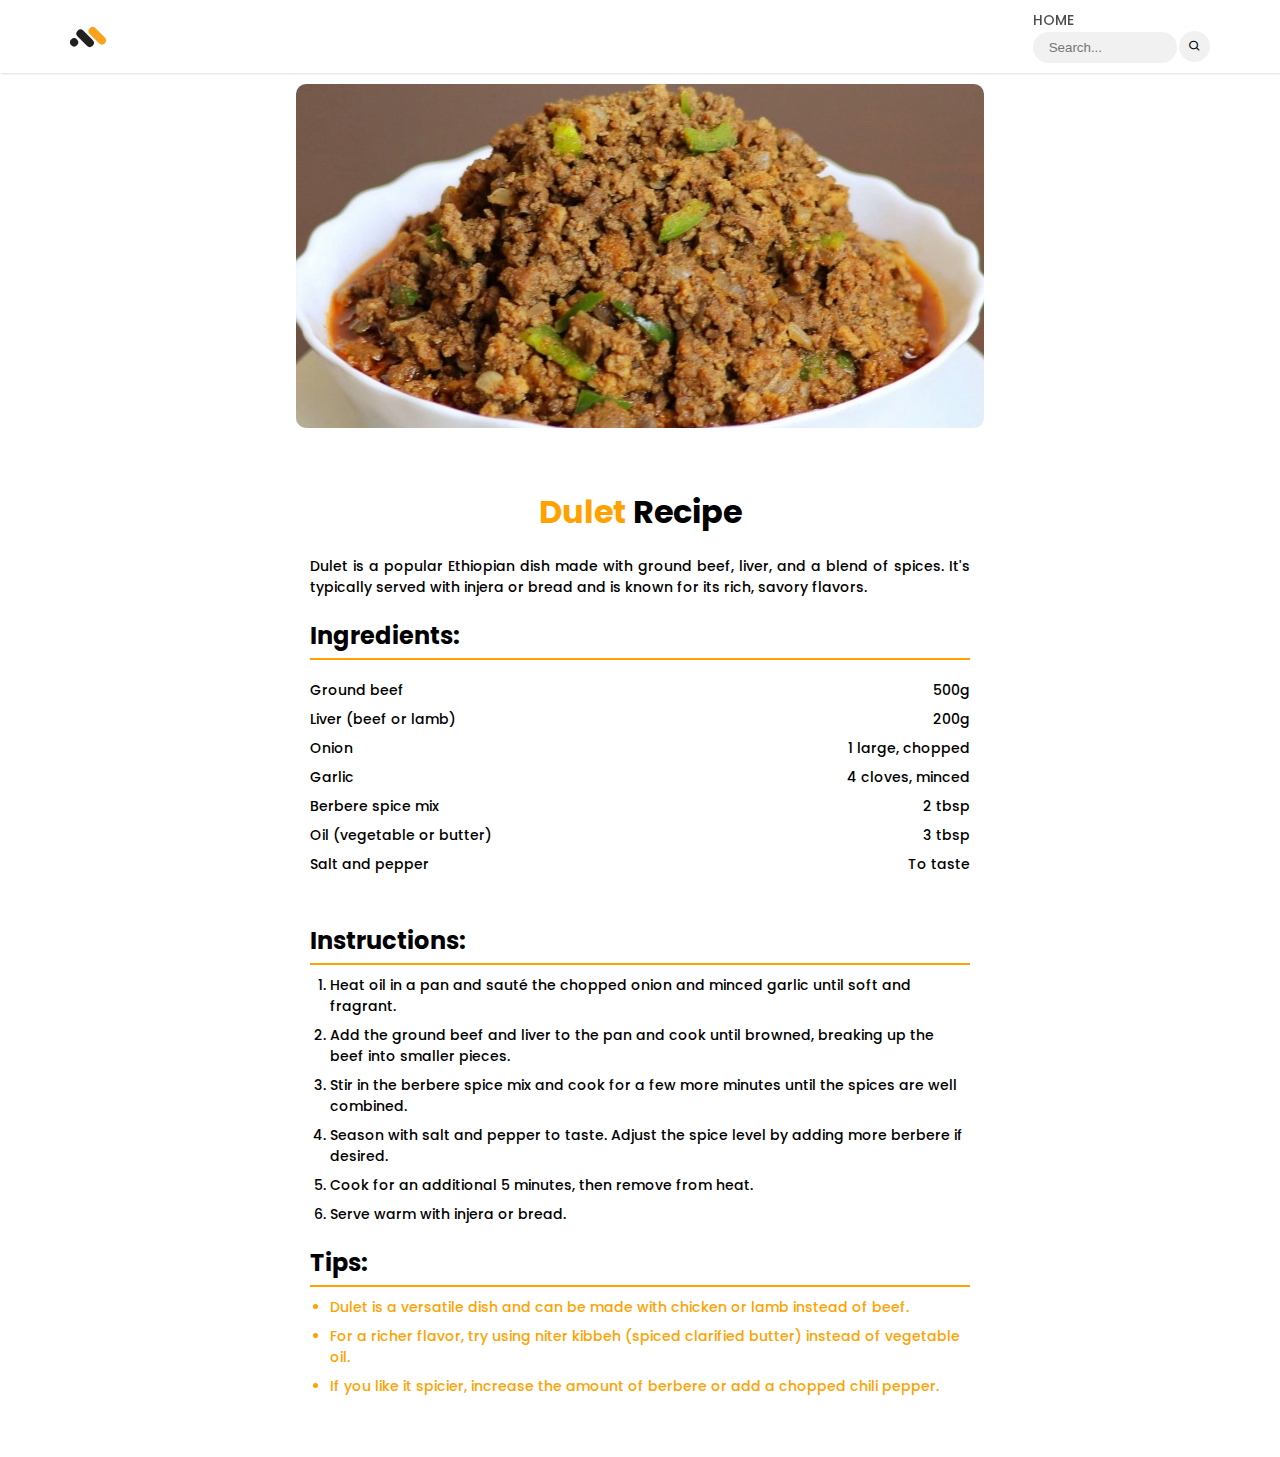
<file: dulet.html>
<!DOCTYPE html>
<html lang="en">
  <head>
    <meta charset="UTF-8" />
    <meta name="viewport" content="width=device-width, initial-scale=1.0" />
    <title>Dulet-Recipe</title>
    <link rel="icon" href="images/Logo/Light-orange-M-logo.svg" />
    <link
      rel="icon"
      href="images/Logo/dark-orange-M-logo.svg"
      media="(prefer-color-scheme:dark)"
    />
    <link rel="stylesheet" href="styles.css" />
    <link
      href="https://unpkg.com/boxicons@2.1.4/css/boxicons.min.css"
      rel="stylesheet"
    />
    <script src="script.js" defer></script>
  </head>
  <body>
    <header id="header" class="hidden">
      <div class="header">
        <!--logo-->
        <a class="logo" href="index.html"
          ><img src="images/Logo/dark-orange-M-logo.svg" alt=""
        /></a>
        <div class="rightSideHeader">
          <!--Navigation Links-->
          <ul class="navLinks">
            <li><a href="index.html" class="navLink">HOME</a></li>
          </ul>
          <!--Search-->
          <form action="">
            <input
              class="searchBar"
              type="text"
              placeholder="Search..."
              required
            /><button class="searchButton">
              <i class="bx bx-search"></i>
            </button>
          </form>
          <!--Menu for narrow devices-->
        </div>
        <div class="menu">
          <div class="bar"></div>
          <div class="bar"></div>
          <div class="bar"></div>
        </div>
      </div>
    </header>
    <main id="otherWrapper" class="hidden">
      <div class="image">
        <img src="images/samples/dulet.webp" alt="dulet" />
      </div>
      <section id="recipe-detail">
        <h2><span class="colored">Dulet</span> Recipe</h2>
        <div class="recipe-details">
          <p>
            Dulet is a popular Ethiopian dish made with ground beef, liver, and
            a blend of spices. It's typically served with injera or bread and is
            known for its rich, savory flavors.
          </p>
          <h3>Ingredients:</h3>
          <div class="ingredients-list">
            <div class="ingredient-item">
              <span>Ground beef</span>
              <span>500g</span>
            </div>
            <div class="ingredient-item">
              <span>Liver (beef or lamb)</span>
              <span>200g</span>
            </div>
            <div class="ingredient-item">
              <span>Onion</span>
              <span>1 large, chopped</span>
            </div>
            <div class="ingredient-item">
              <span>Garlic</span>
              <span>4 cloves, minced</span>
            </div>
            <div class="ingredient-item">
              <span>Berbere spice mix</span>
              <span>2 tbsp</span>
            </div>
            <div class="ingredient-item">
              <span>Oil (vegetable or butter)</span>
              <span>3 tbsp</span>
            </div>
            <div class="ingredient-item">
              <span>Salt and pepper</span>
              <span>To taste</span>
            </div>
          </div>

          <h3>Instructions:</h3>
          <ol>
            <li>
              Heat oil in a pan and sauté the chopped onion and minced garlic
              until soft and fragrant.
            </li>
            <li>
              Add the ground beef and liver to the pan and cook until browned,
              breaking up the beef into smaller pieces.
            </li>
            <li>
              Stir in the berbere spice mix and cook for a few more minutes
              until the spices are well combined.
            </li>
            <li>
              Season with salt and pepper to taste. Adjust the spice level by
              adding more berbere if desired.
            </li>
            <li>Cook for an additional 5 minutes, then remove from heat.</li>
            <li>Serve warm with injera or bread.</li>
          </ol>

          <h3>Tips:</h3>
          <ul>
            <li>
              Dulet is a versatile dish and can be made with chicken or lamb
              instead of beef.
            </li>
            <li>
              For a richer flavor, try using niter kibbeh (spiced clarified
              butter) instead of vegetable oil.
            </li>
            <li>
              If you like it spicier, increase the amount of berbere or add a
              chopped chili pepper.
            </li>
          </ul>
        </div>
      </section>
    </main>
  </body>
</html>
</file>
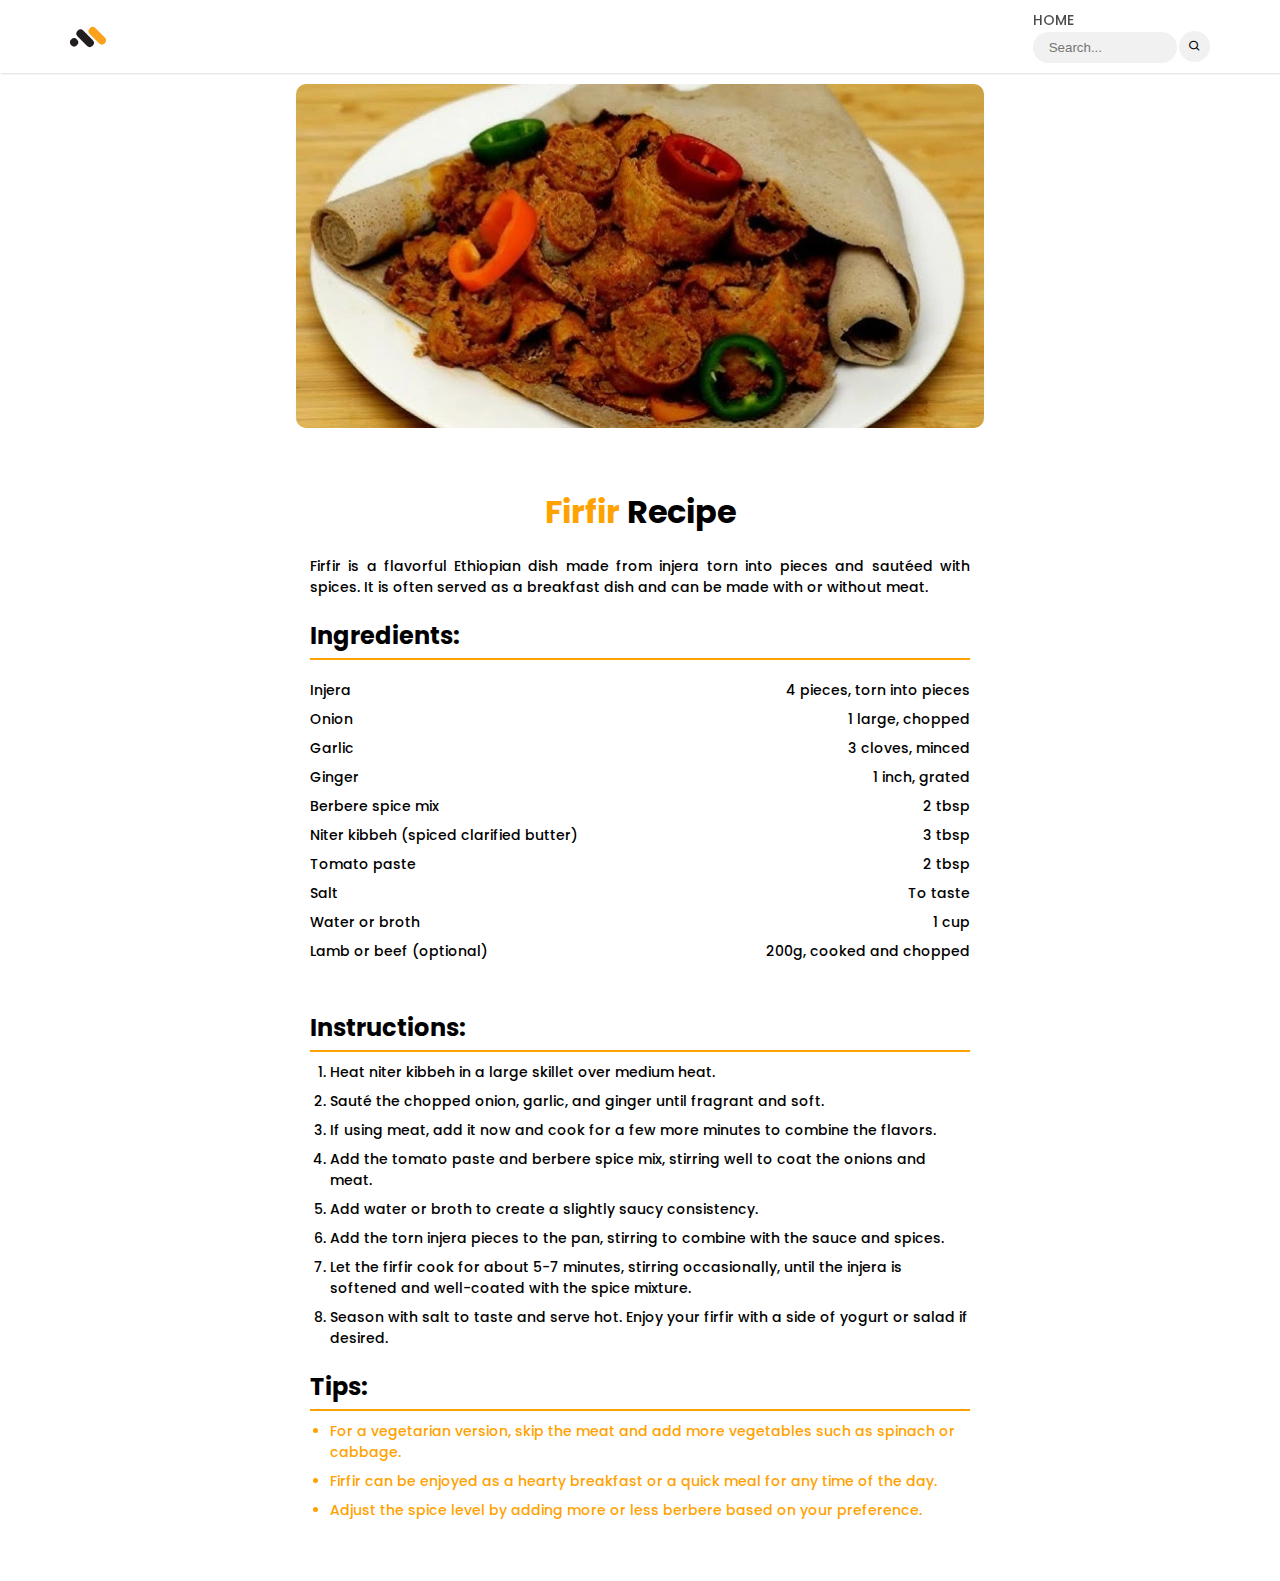
<file: firfir.html>
<!DOCTYPE html>
<html lang="en">
  <head>
    <meta charset="UTF-8" />
    <meta name="viewport" content="width=device-width, initial-scale=1.0" />
    <title>Firfir-Recipe</title>
    <link rel="icon" href="images/Logo/Light-orange-M-logo.svg" />
    <link
      rel="icon"
      href="images/Logo/dark-orange-M-logo.svg"
      media="(prefer-color-scheme:dark)"
    />
    <link rel="stylesheet" href="styles.css" />
    <link
      href="https://unpkg.com/boxicons@2.1.4/css/boxicons.min.css"
      rel="stylesheet"
    />
    <script src="script.js" defer></script>
  </head>
  <body>
    <header id="header" class="hidden">
      <div class="header">
        <!--logo-->
        <a class="logo" href="index.html"
          ><img src="images/Logo/dark-orange-M-logo.svg" alt=""
        /></a>
        <div class="rightSideHeader">
          <!--Navigation Links-->
          <ul class="navLinks">
            <li><a href="index.html" class="navLink">HOME</a></li>
          </ul>
          <!--Search-->
          <form action="">
            <input
              class="searchBar"
              type="text"
              placeholder="Search..."
              required
            /><button class="searchButton">
              <i class="bx bx-search"></i>
            </button>
          </form>
          <!--Menu for narrow devices-->
        </div>
        <div class="menu">
          <div class="bar"></div>
          <div class="bar"></div>
          <div class="bar"></div>
        </div>
      </div>
    </header>
    <main id="otherWrapper" class="hidden">
      <div class="image">
        <img src="images/samples/firfir.webp" alt="firfir" />
      </div>
      <section id="recipe-detail">
        <h2><span class="colored">Firfir</span> Recipe</h2>
        <div class="recipe-details">
          <p>
            Firfir is a flavorful Ethiopian dish made from injera torn into
            pieces and sautéed with spices. It is often served as a breakfast
            dish and can be made with or without meat.
          </p>
          <h3>Ingredients:</h3>
          <div class="ingredients-list">
            <div class="ingredient-item">
              <span>Injera</span>
              <span>4 pieces, torn into pieces</span>
            </div>
            <div class="ingredient-item">
              <span>Onion</span>
              <span>1 large, chopped</span>
            </div>
            <div class="ingredient-item">
              <span>Garlic</span>
              <span>3 cloves, minced</span>
            </div>
            <div class="ingredient-item">
              <span>Ginger</span>
              <span>1 inch, grated</span>
            </div>
            <div class="ingredient-item">
              <span>Berbere spice mix</span>
              <span>2 tbsp</span>
            </div>
            <div class="ingredient-item">
              <span>Niter kibbeh (spiced clarified butter)</span>
              <span>3 tbsp</span>
            </div>
            <div class="ingredient-item">
              <span>Tomato paste</span>
              <span>2 tbsp</span>
            </div>
            <div class="ingredient-item">
              <span>Salt</span>
              <span>To taste</span>
            </div>
            <div class="ingredient-item">
              <span>Water or broth</span>
              <span>1 cup</span>
            </div>
            <div class="ingredient-item">
              <span>Lamb or beef (optional)</span>
              <span>200g, cooked and chopped</span>
            </div>
          </div>

          <h3>Instructions:</h3>
          <ol>
            <li>Heat niter kibbeh in a large skillet over medium heat.</li>
            <li>
              Sauté the chopped onion, garlic, and ginger until fragrant and
              soft.
            </li>
            <li>
              If using meat, add it now and cook for a few more minutes to
              combine the flavors.
            </li>
            <li>
              Add the tomato paste and berbere spice mix, stirring well to coat
              the onions and meat.
            </li>
            <li>Add water or broth to create a slightly saucy consistency.</li>
            <li>
              Add the torn injera pieces to the pan, stirring to combine with
              the sauce and spices.
            </li>
            <li>
              Let the firfir cook for about 5-7 minutes, stirring occasionally,
              until the injera is softened and well-coated with the spice
              mixture.
            </li>
            <li>
              Season with salt to taste and serve hot. Enjoy your firfir with a
              side of yogurt or salad if desired.
            </li>
          </ol>

          <h3>Tips:</h3>
          <ul>
            <li>
              For a vegetarian version, skip the meat and add more vegetables
              such as spinach or cabbage.
            </li>
            <li>
              Firfir can be enjoyed as a hearty breakfast or a quick meal for
              any time of the day.
            </li>
            <li>
              Adjust the spice level by adding more or less berbere based on
              your preference.
            </li>
          </ul>
        </div>
      </section>
    </main>
  </body>
</html>
</file>
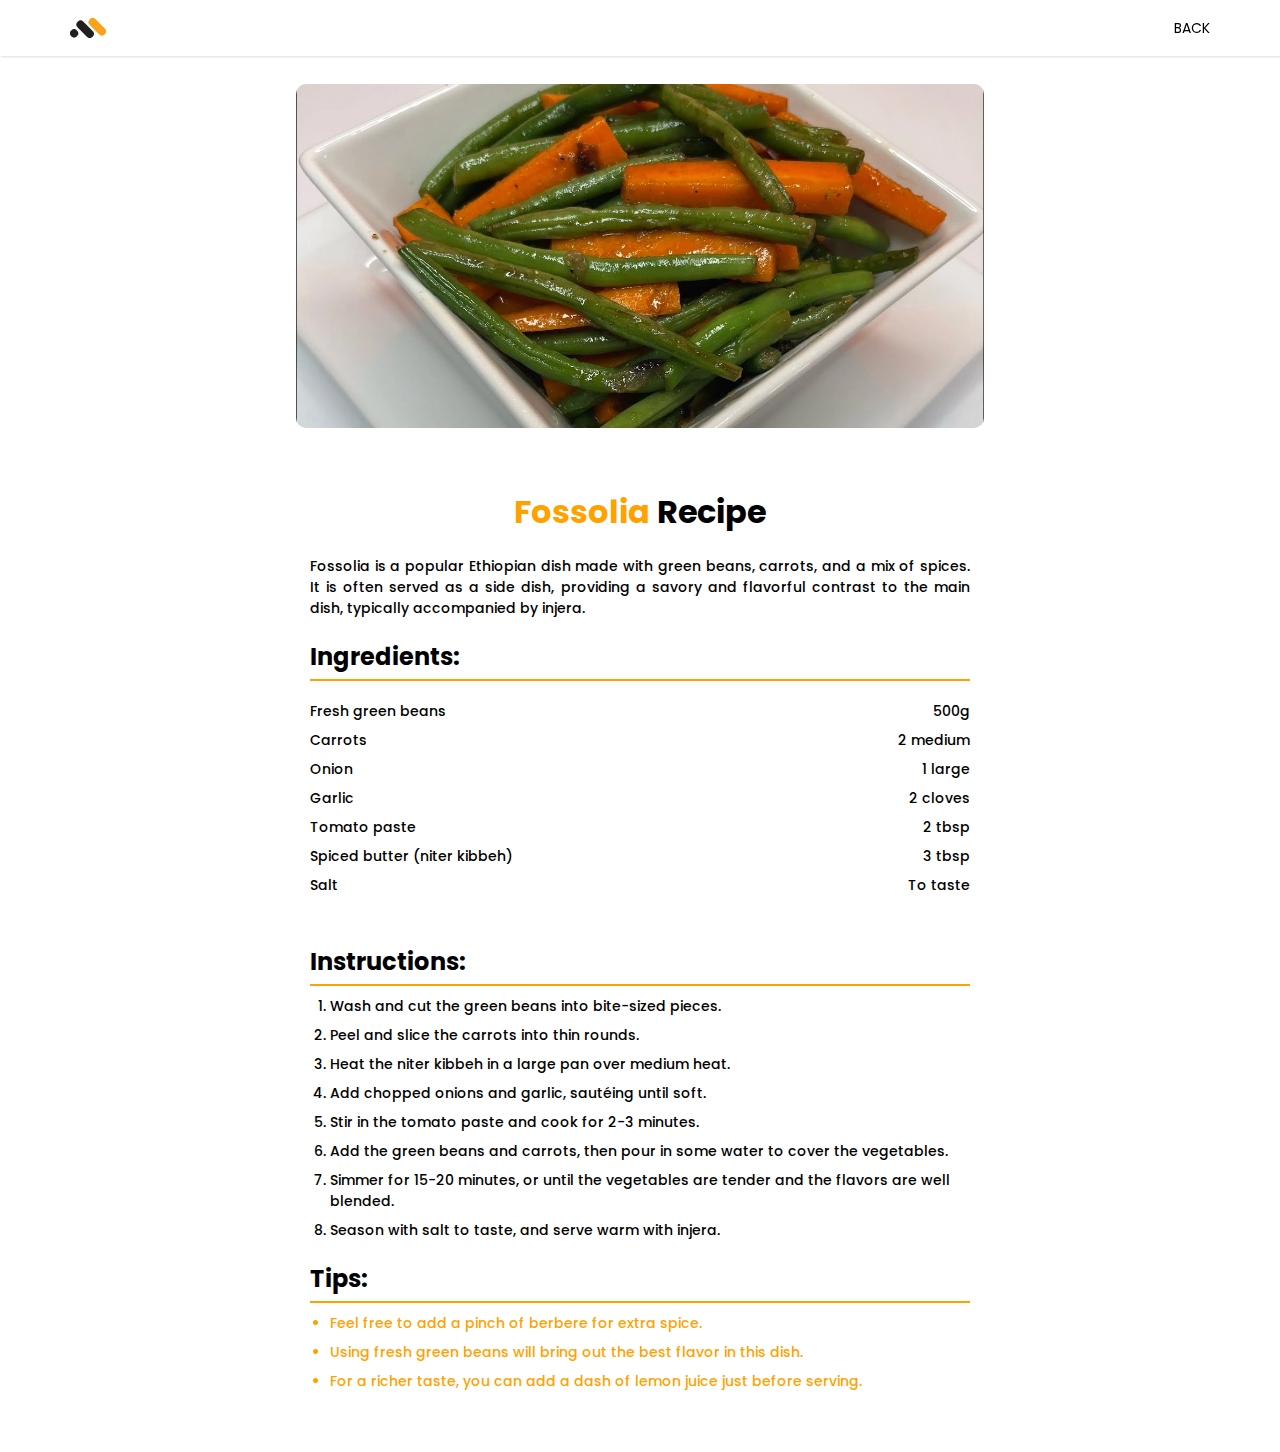
<file: fossolia.html>
<!DOCTYPE html>
<html lang="en">
  <head>
    <meta charset="UTF-8" />
    <meta name="viewport" content="width=device-width, initial-scale=1.0" />
    <title>Fossolia-Recipe</title>
    <link rel="icon" href="images/Logo/Light-orange-M-logo.svg" />
    <link
      rel="icon"
      href="images/Logo/dark-orange-M-logo.svg"
      media="(prefer-color-scheme:dark)"
    />
    <link rel="stylesheet" href="styles.css" />
    <link
      href="https://unpkg.com/boxicons@2.1.4/css/boxicons.min.css"
      rel="stylesheet"
    />
    <script src="script.js" defer></script>
  </head>
  <body>
    <header id="header" class="hidden">
      <div class="header">
        <!--logo-->
        <a class="logo" href="index.html"
          ><img src="images/Logo/dark-orange-M-logo.svg" alt=""
        /></a>
        <div class="rightSideHeader">
          <!--Navigation Links-->
          <ul class="navLinks">
            <li><a href="index.html" class="backButton">BACK</a></li>
          </ul>
          <!--Menu for narrow devices-->
        </div>
        <div class="menu">
          <div class="bar"></div>
          <div class="bar"></div>
          <div class="bar"></div>
        </div>
      </div>
    </header>
    <main id="otherWrapper" class="hidden">
      <div class="image">
        <img src="images/samples/fossolia.webp" alt="fossolia" />
      </div>
      <section id="recipe-detail">
        <h2><span class="colored">Fossolia</span> Recipe</h2>
        <div class="recipe-details">
          <p>
            Fossolia is a popular Ethiopian dish made with green beans, carrots,
            and a mix of spices. It is often served as a side dish, providing a
            savory and flavorful contrast to the main dish, typically
            accompanied by injera.
          </p>
          <h3>Ingredients:</h3>
          <div class="ingredients-list">
            <div class="ingredient-item">
              <span>Fresh green beans</span>
              <span>500g</span>
            </div>
            <div class="ingredient-item">
              <span>Carrots</span>
              <span>2 medium</span>
            </div>
            <div class="ingredient-item">
              <span>Onion</span>
              <span>1 large</span>
            </div>
            <div class="ingredient-item">
              <span>Garlic</span>
              <span>2 cloves</span>
            </div>
            <div class="ingredient-item">
              <span>Tomato paste</span>
              <span>2 tbsp</span>
            </div>
            <div class="ingredient-item">
              <span>Spiced butter (niter kibbeh)</span>
              <span>3 tbsp</span>
            </div>
            <div class="ingredient-item">
              <span>Salt</span>
              <span>To taste</span>
            </div>
          </div>

          <h3>Instructions:</h3>
          <ol>
            <li>Wash and cut the green beans into bite-sized pieces.</li>
            <li>Peel and slice the carrots into thin rounds.</li>
            <li>Heat the niter kibbeh in a large pan over medium heat.</li>
            <li>Add chopped onions and garlic, sautéing until soft.</li>
            <li>Stir in the tomato paste and cook for 2-3 minutes.</li>
            <li>
              Add the green beans and carrots, then pour in some water to cover
              the vegetables.
            </li>
            <li>
              Simmer for 15-20 minutes, or until the vegetables are tender and
              the flavors are well blended.
            </li>
            <li>Season with salt to taste, and serve warm with injera.</li>
          </ol>

          <h3>Tips:</h3>
          <ul>
            <li>Feel free to add a pinch of berbere for extra spice.</li>
            <li>
              Using fresh green beans will bring out the best flavor in this
              dish.
            </li>
            <li>
              For a richer taste, you can add a dash of lemon juice just before
              serving.
            </li>
          </ul>
        </div>
      </section>
    </main>
  </body>
</html>
</file>
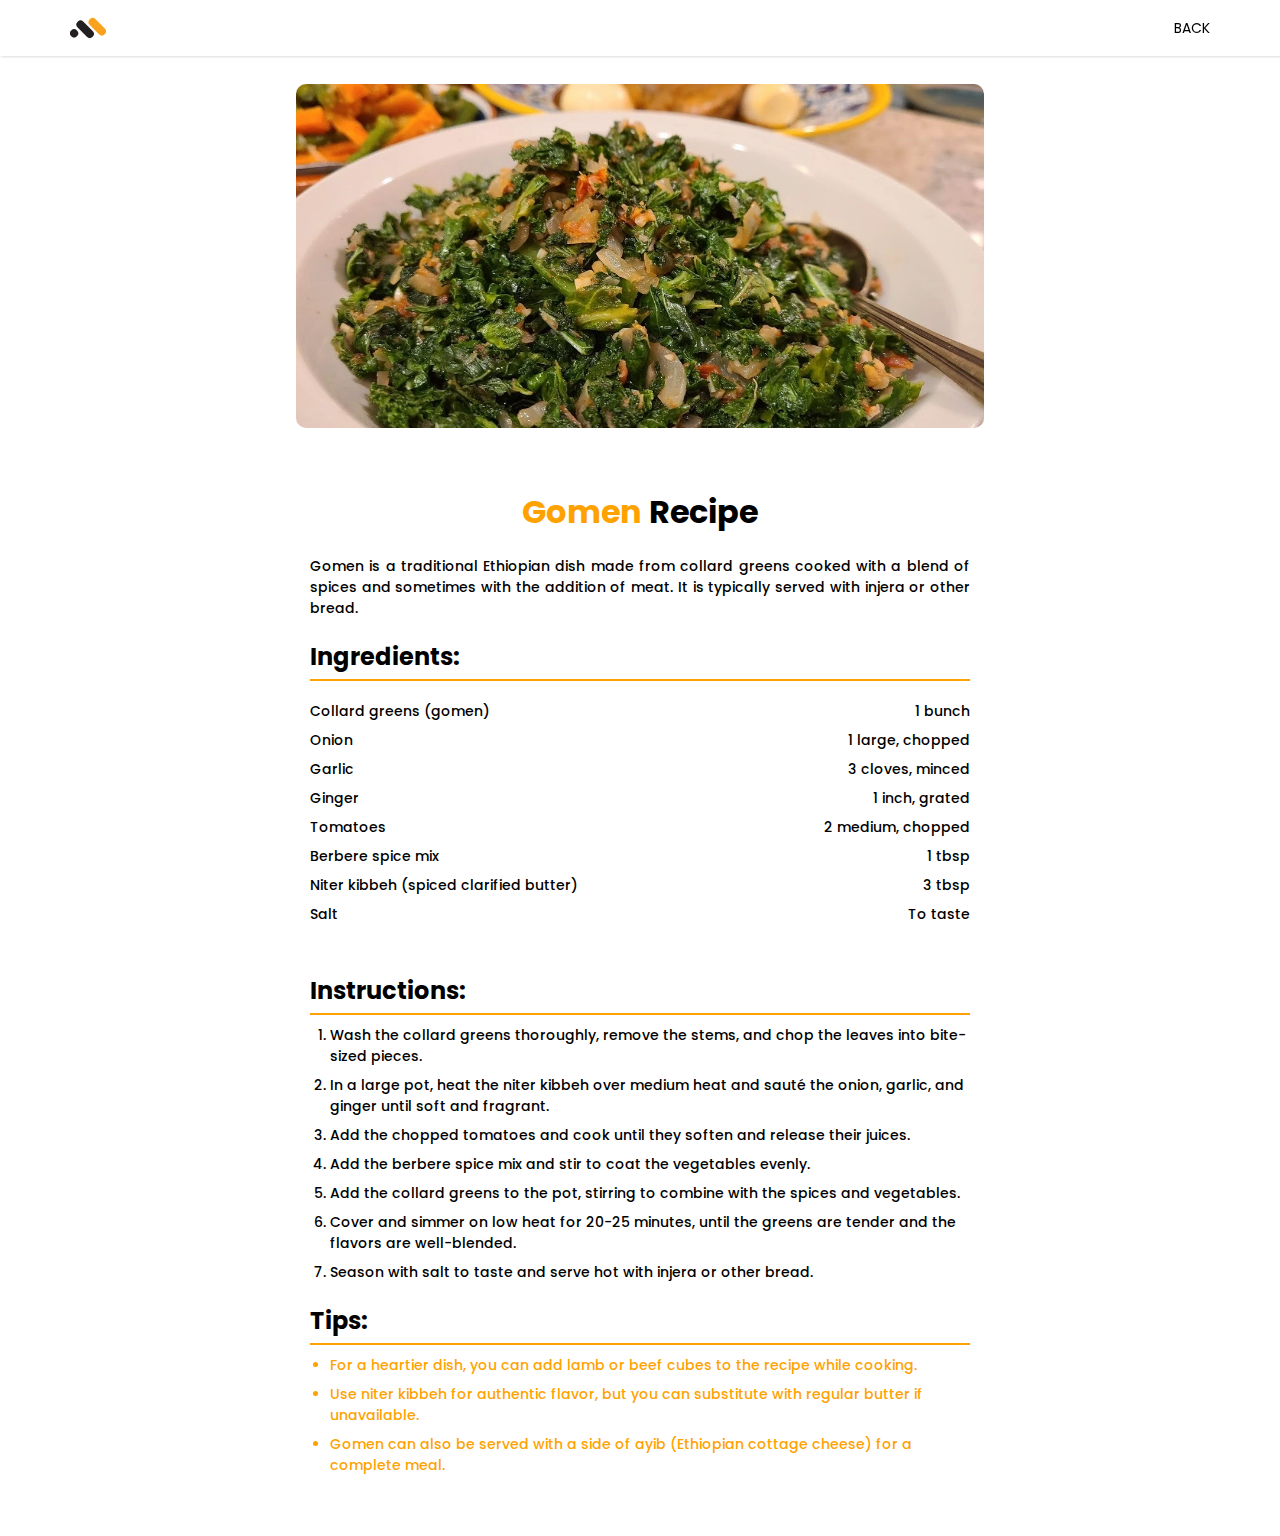
<file: gomen.html>
<!DOCTYPE html>
<html lang="en">
  <head>
    <meta charset="UTF-8" />
    <meta name="viewport" content="width=device-width, initial-scale=1.0" />
    <title>Gomen-Recipe</title>
    <link rel="icon" href="images/Logo/Light-orange-M-logo.svg" />
    <link
      rel="icon"
      href="images/Logo/dark-orange-M-logo.svg"
      media="(prefer-color-scheme:dark)"
    />
    <link rel="stylesheet" href="styles.css" />
    <link
      href="https://unpkg.com/boxicons@2.1.4/css/boxicons.min.css"
      rel="stylesheet"
    />
    <script src="script.js" defer></script>
  </head>
  <body>
    <header id="header" class="hidden">
      <div class="header">
        <!--logo-->
        <a class="logo" href="index.html"
          ><img src="images/Logo/dark-orange-M-logo.svg" alt=""
        /></a>
        <div class="rightSideHeader">
          <!--Navigation Links-->
          <ul class="navLinks">
            <li><a href="index.html" class="backButton">BACK</a></li>
          </ul>
          <!--Menu for narrow devices-->
        </div>
        <div class="menu">
          <div class="bar"></div>
          <div class="bar"></div>
          <div class="bar"></div>
        </div>
      </div>
    </header>
    <main id="otherWrapper" class="hidden">
      <div class="image">
        <img src="images/samples/gomen.webp" alt="gomen" />
      </div>
      <section id="recipe-detail">
        <h2><span class="colored">Gomen</span> Recipe</h2>
        <div class="recipe-details">
          <p>
            Gomen is a traditional Ethiopian dish made from collard greens
            cooked with a blend of spices and sometimes with the addition of
            meat. It is typically served with injera or other bread.
          </p>
          <h3>Ingredients:</h3>
          <div class="ingredients-list">
            <div class="ingredient-item">
              <span>Collard greens (gomen)</span>
              <span>1 bunch</span>
            </div>
            <div class="ingredient-item">
              <span>Onion</span>
              <span>1 large, chopped</span>
            </div>
            <div class="ingredient-item">
              <span>Garlic</span>
              <span>3 cloves, minced</span>
            </div>
            <div class="ingredient-item">
              <span>Ginger</span>
              <span>1 inch, grated</span>
            </div>
            <div class="ingredient-item">
              <span>Tomatoes</span>
              <span>2 medium, chopped</span>
            </div>
            <div class="ingredient-item">
              <span>Berbere spice mix</span>
              <span>1 tbsp</span>
            </div>
            <div class="ingredient-item">
              <span>Niter kibbeh (spiced clarified butter)</span>
              <span>3 tbsp</span>
            </div>
            <div class="ingredient-item">
              <span>Salt</span>
              <span>To taste</span>
            </div>
          </div>

          <h3>Instructions:</h3>
          <ol>
            <li>
              Wash the collard greens thoroughly, remove the stems, and chop the
              leaves into bite-sized pieces.
            </li>
            <li>
              In a large pot, heat the niter kibbeh over medium heat and sauté
              the onion, garlic, and ginger until soft and fragrant.
            </li>
            <li>
              Add the chopped tomatoes and cook until they soften and release
              their juices.
            </li>
            <li>
              Add the berbere spice mix and stir to coat the vegetables evenly.
            </li>
            <li>
              Add the collard greens to the pot, stirring to combine with the
              spices and vegetables.
            </li>
            <li>
              Cover and simmer on low heat for 20-25 minutes, until the greens
              are tender and the flavors are well-blended.
            </li>
            <li>
              Season with salt to taste and serve hot with injera or other
              bread.
            </li>
          </ol>

          <h3>Tips:</h3>
          <ul>
            <li>
              For a heartier dish, you can add lamb or beef cubes to the recipe
              while cooking.
            </li>
            <li>
              Use niter kibbeh for authentic flavor, but you can substitute with
              regular butter if unavailable.
            </li>
            <li>
              Gomen can also be served with a side of ayib (Ethiopian cottage
              cheese) for a complete meal.
            </li>
          </ul>
        </div>
      </section>
    </main>
  </body>
</html>
</file>
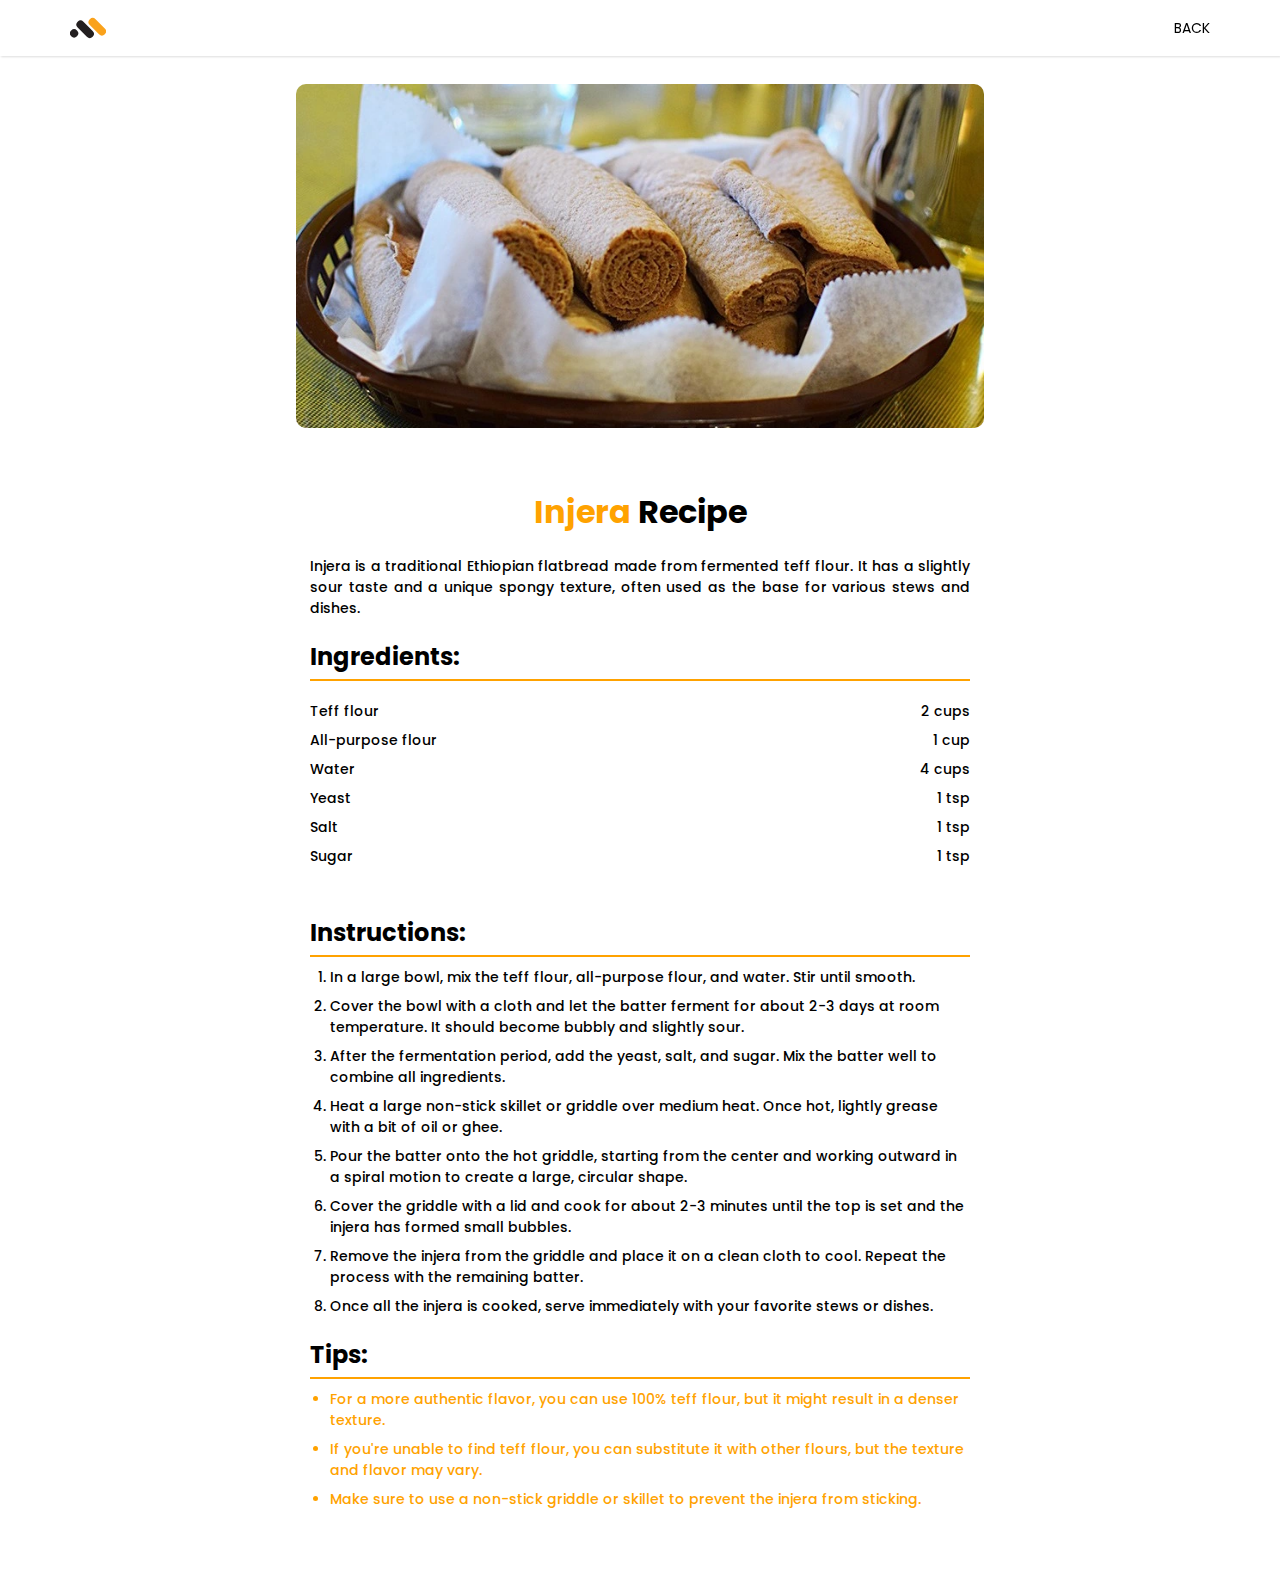
<file: injera.html>
<!DOCTYPE html>
<html lang="en">
  <head>
    <meta charset="UTF-8" />
    <meta name="viewport" content="width=device-width, initial-scale=1.0" />
    <title>Injera-Recipe</title>
    <link rel="icon" href="images/Logo/Light-orange-M-logo.svg" />
    <link
      rel="icon"
      href="images/Logo/dark-orange-M-logo.svg"
      media="(prefer-color-scheme:dark)"
    />
    <link rel="stylesheet" href="styles.css" />
    <link
      href="https://unpkg.com/boxicons@2.1.4/css/boxicons.min.css"
      rel="stylesheet"
    />
    <script src="script.js" defer></script>
  </head>
  <body>
    <header id="header" class="hidden">
      <div class="header">
        <!--logo-->
        <a class="logo" href="index.html"
          ><img src="images/Logo/dark-orange-M-logo.svg" alt=""
        /></a>
        <div class="rightSideHeader">
          <!--Navigation Links-->
          <ul class="navLinks">
            <li><a href="index.html" class="backButton">BACK</a></li>
          </ul>
          <!--Menu for narrow devices-->
        </div>
        <div class="menu">
          <div class="bar"></div>
          <div class="bar"></div>
          <div class="bar"></div>
        </div>
      </div>
    </header>
    <main id="otherWrapper" class="hidden">
      <div class="image">
        <img src="images/samples/injera.webp" alt="injera" />
      </div>
      <section id="recipe-detail">
        <h2><span class="colored">Injera</span> Recipe</h2>
        <div class="recipe-details">
          <p>
            Injera is a traditional Ethiopian flatbread made from fermented teff
            flour. It has a slightly sour taste and a unique spongy texture,
            often used as the base for various stews and dishes.
          </p>
          <h3>Ingredients:</h3>
          <div class="ingredients-list">
            <div class="ingredient-item">
              <span>Teff flour</span>
              <span>2 cups</span>
            </div>
            <div class="ingredient-item">
              <span>All-purpose flour</span>
              <span>1 cup</span>
            </div>
            <div class="ingredient-item">
              <span>Water</span>
              <span>4 cups</span>
            </div>
            <div class="ingredient-item">
              <span>Yeast</span>
              <span>1 tsp</span>
            </div>
            <div class="ingredient-item">
              <span>Salt</span>
              <span>1 tsp</span>
            </div>
            <div class="ingredient-item">
              <span>Sugar</span>
              <span>1 tsp</span>
            </div>
          </div>

          <h3>Instructions:</h3>
          <ol>
            <li>
              In a large bowl, mix the teff flour, all-purpose flour, and water.
              Stir until smooth.
            </li>
            <li>
              Cover the bowl with a cloth and let the batter ferment for about
              2-3 days at room temperature. It should become bubbly and slightly
              sour.
            </li>
            <li>
              After the fermentation period, add the yeast, salt, and sugar. Mix
              the batter well to combine all ingredients.
            </li>
            <li>
              Heat a large non-stick skillet or griddle over medium heat. Once
              hot, lightly grease with a bit of oil or ghee.
            </li>
            <li>
              Pour the batter onto the hot griddle, starting from the center and
              working outward in a spiral motion to create a large, circular
              shape.
            </li>
            <li>
              Cover the griddle with a lid and cook for about 2-3 minutes until
              the top is set and the injera has formed small bubbles.
            </li>
            <li>
              Remove the injera from the griddle and place it on a clean cloth
              to cool. Repeat the process with the remaining batter.
            </li>
            <li>
              Once all the injera is cooked, serve immediately with your
              favorite stews or dishes.
            </li>
          </ol>

          <h3>Tips:</h3>
          <ul>
            <li>
              For a more authentic flavor, you can use 100% teff flour, but it
              might result in a denser texture.
            </li>
            <li>
              If you're unable to find teff flour, you can substitute it with
              other flours, but the texture and flavor may vary.
            </li>
            <li>
              Make sure to use a non-stick griddle or skillet to prevent the
              injera from sticking.
            </li>
          </ul>
        </div>
      </section>
    </main>
  </body>
</html>
</file>
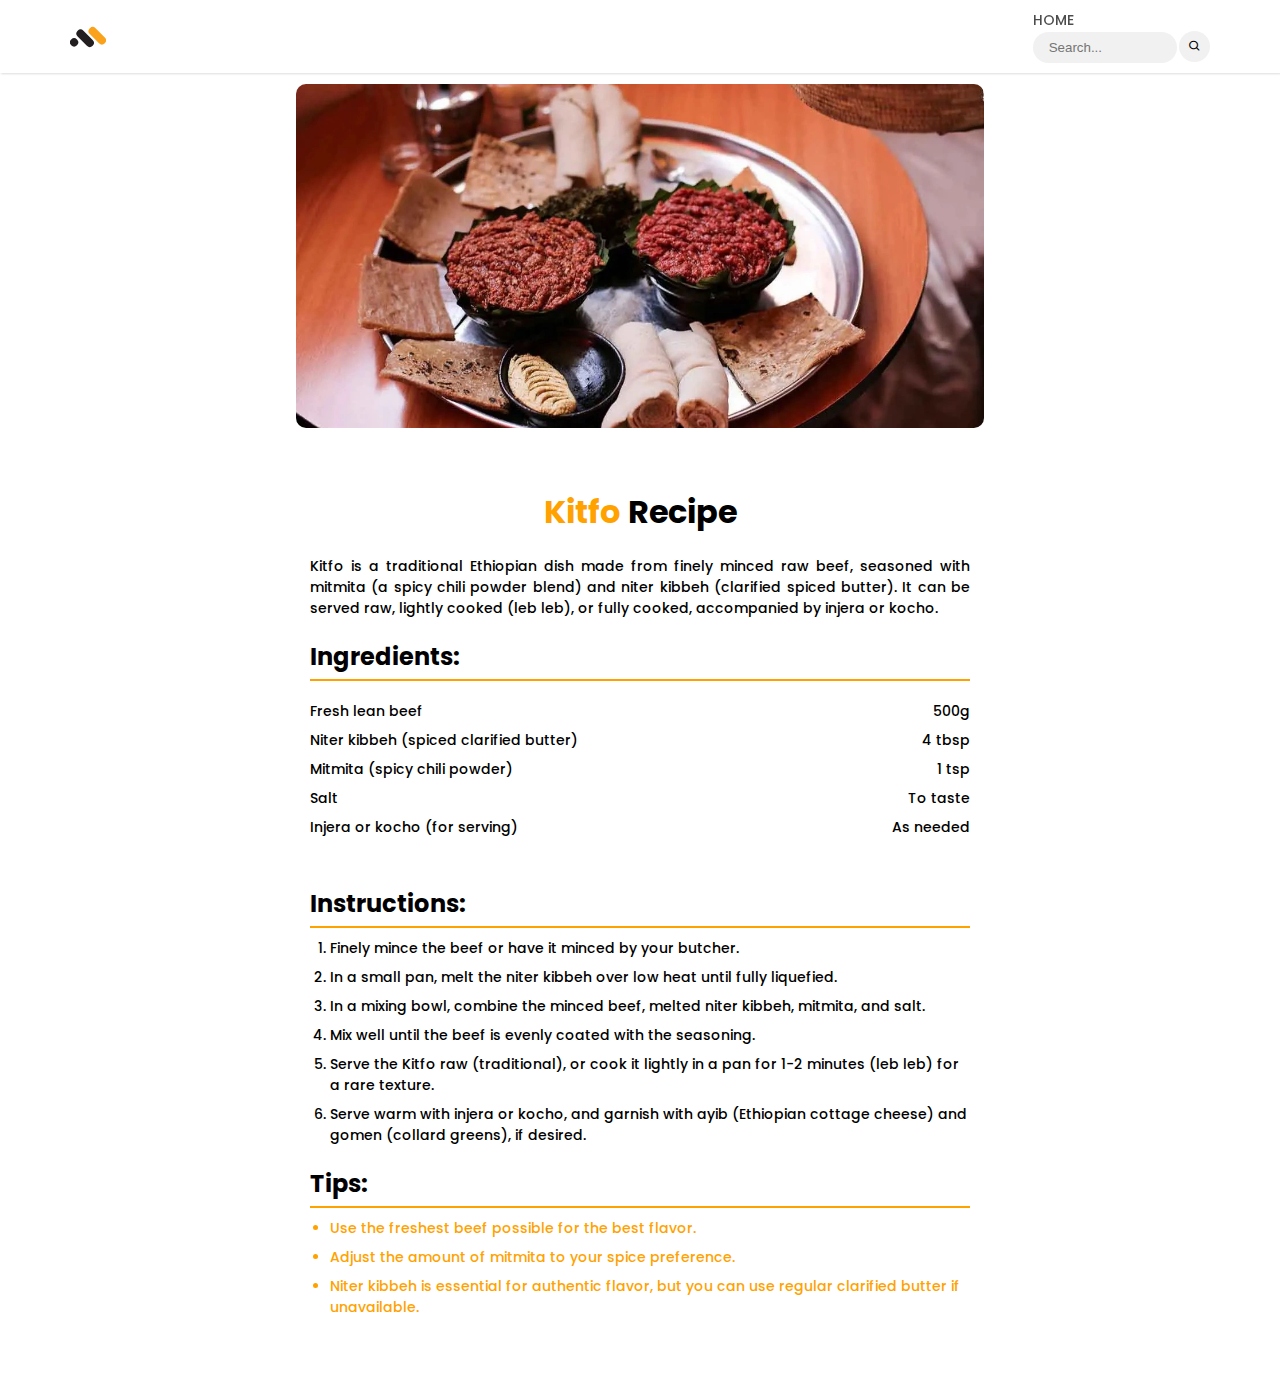
<file: kitfo.html>
<!DOCTYPE html>
<html lang="en">
  <head>
    <meta charset="UTF-8" />
    <meta name="viewport" content="width=device-width, initial-scale=1.0" />
    <title>kitfo-Recipe</title>
    <link rel="icon" href="images/Logo/Light-orange-M-logo.svg" />
    <link
      rel="icon"
      href="images/Logo/dark-orange-M-logo.svg"
      media="(prefer-color-scheme:dark)"
    />
    <link rel="stylesheet" href="styles.css" />
    <link
      href="https://unpkg.com/boxicons@2.1.4/css/boxicons.min.css"
      rel="stylesheet"
    />
    <script src="script.js" defer></script>
  </head>
  <body>
    <header id="header" class="hidden">
      <div class="header">
        <!--logo-->
        <a class="logo" href="index.html"
          ><img src="images/Logo/dark-orange-M-logo.svg" alt=""
        /></a>
        <div class="rightSideHeader">
          <!--Navigation Links-->
          <ul class="navLinks">
            <li><a href="index.html" class="navLink">HOME</a></li>
          </ul>
          <!--Search-->
          <form action="">
            <input
              class="searchBar"
              type="text"
              placeholder="Search..."
              required
            /><button class="searchButton">
              <i class="bx bx-search"></i>
            </button>
          </form>
          <!--Menu for narrow devices-->
        </div>
        <div class="menu">
          <div class="bar"></div>
          <div class="bar"></div>
          <div class="bar"></div>
        </div>
      </div>
    </header>
    <main id="otherWrapper" class="hidden">
      <div class="image">
        <img src="images/samples/kitfo.webp" alt="kitfo" />
      </div>
      <section id="recipe-detail">
        <h2><span class="colored">Kitfo</span> Recipe</h2>
        <div class="recipe-details">
          <p>
            Kitfo is a traditional Ethiopian dish made from finely minced raw
            beef, seasoned with mitmita (a spicy chili powder blend) and niter
            kibbeh (clarified spiced butter). It can be served raw, lightly
            cooked (leb leb), or fully cooked, accompanied by injera or kocho.
          </p>
          <h3>Ingredients:</h3>
          <div class="ingredients-list">
            <div class="ingredient-item">
              <span>Fresh lean beef</span>
              <span>500g</span>
            </div>
            <div class="ingredient-item">
              <span>Niter kibbeh (spiced clarified butter)</span>
              <span>4 tbsp</span>
            </div>
            <div class="ingredient-item">
              <span>Mitmita (spicy chili powder)</span>
              <span>1 tsp</span>
            </div>
            <div class="ingredient-item">
              <span>Salt</span>
              <span>To taste</span>
            </div>
            <div class="ingredient-item">
              <span>Injera or kocho (for serving)</span>
              <span>As needed</span>
            </div>
          </div>

          <h3>Instructions:</h3>
          <ol>
            <li>Finely mince the beef or have it minced by your butcher.</li>
            <li>
              In a small pan, melt the niter kibbeh over low heat until fully
              liquefied.
            </li>
            <li>
              In a mixing bowl, combine the minced beef, melted niter kibbeh,
              mitmita, and salt.
            </li>
            <li>
              Mix well until the beef is evenly coated with the seasoning.
            </li>
            <li>
              Serve the Kitfo raw (traditional), or cook it lightly in a pan for
              1-2 minutes (leb leb) for a rare texture.
            </li>
            <li>
              Serve warm with injera or kocho, and garnish with ayib (Ethiopian
              cottage cheese) and gomen (collard greens), if desired.
            </li>
          </ol>

          <h3>Tips:</h3>
          <ul>
            <li>Use the freshest beef possible for the best flavor.</li>
            <li>Adjust the amount of mitmita to your spice preference.</li>
            <li>
              Niter kibbeh is essential for authentic flavor, but you can use
              regular clarified butter if unavailable.
            </li>
          </ul>
        </div>
      </section>
    </main>
  </body>
</html>
</file>
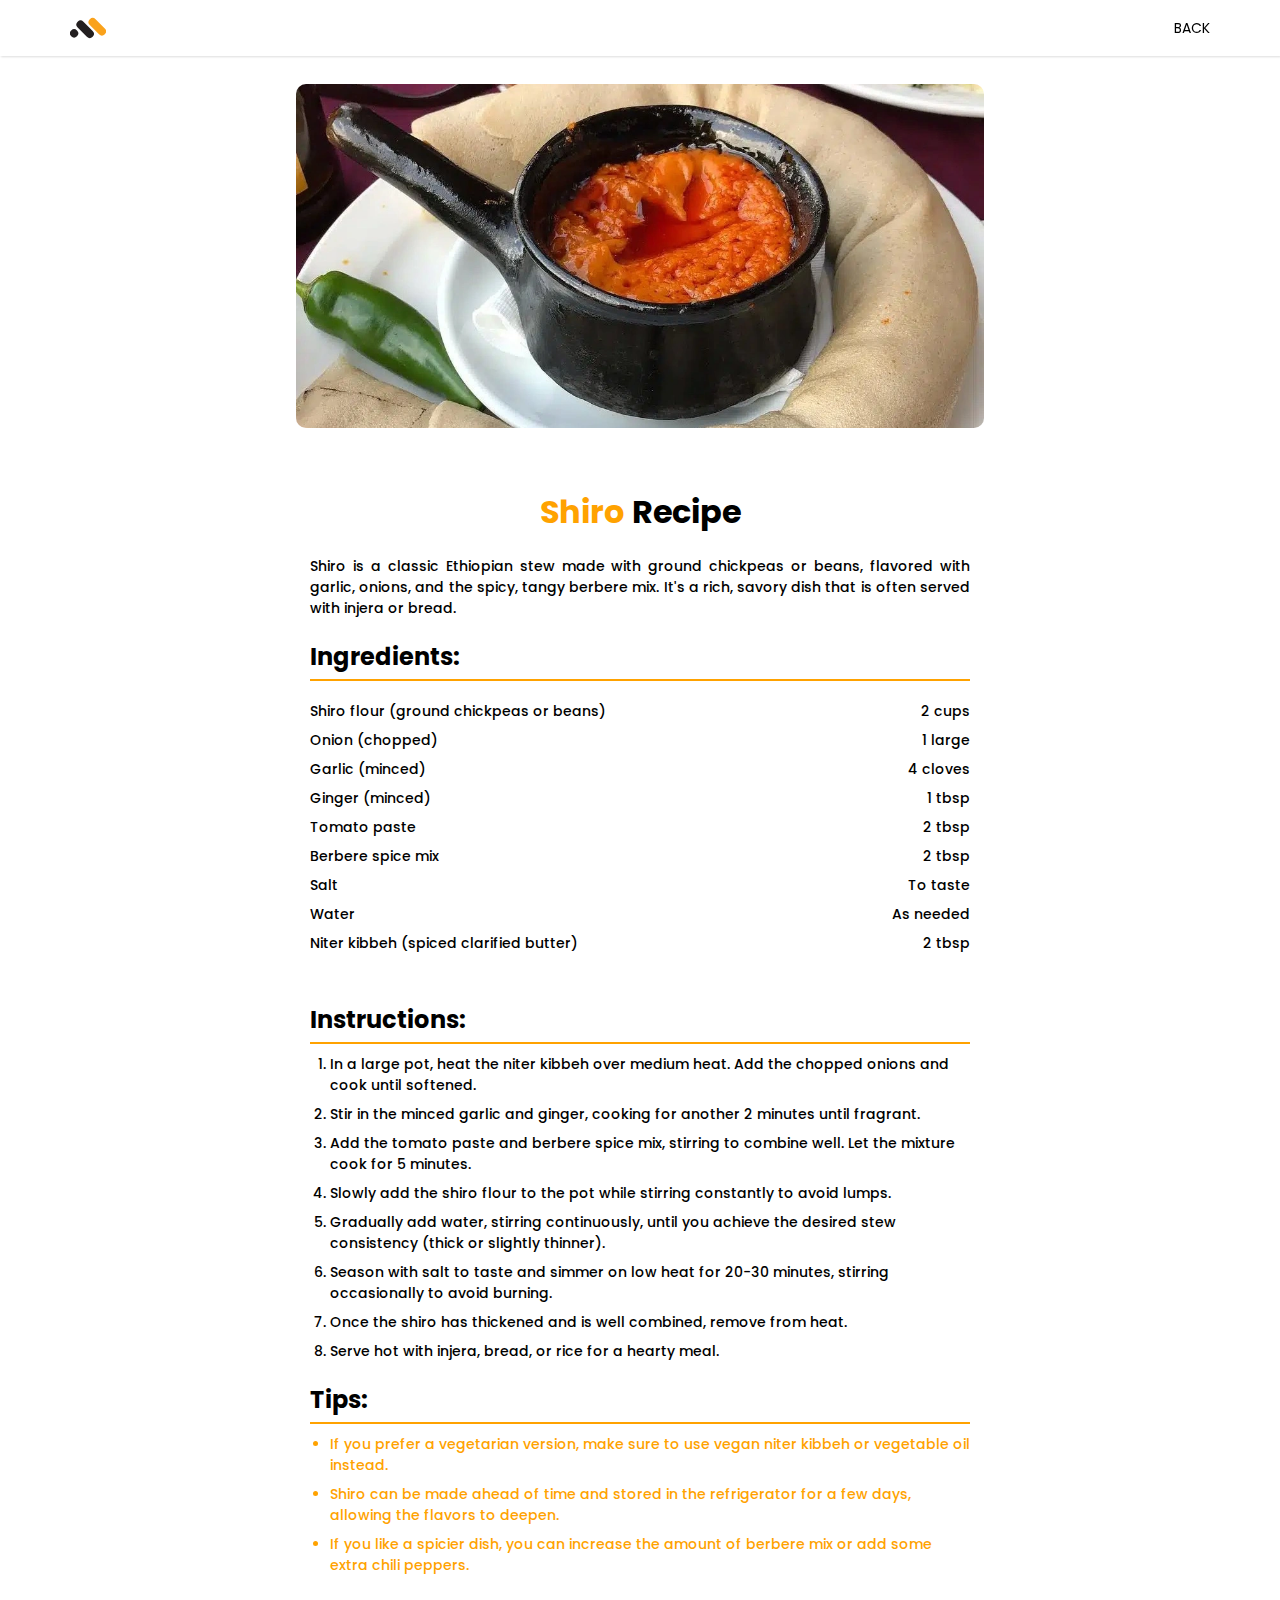
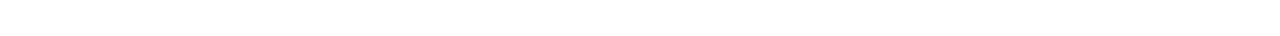
<file: shiro.html>
<!DOCTYPE html>
<html lang="en">
  <head>
    <meta charset="UTF-8" />
    <meta name="viewport" content="width=device-width, initial-scale=1.0" />
    <title>Shiro-Recipe</title>
    <link rel="icon" href="images/Logo/Light-orange-M-logo.svg" />
    <link
      rel="icon"
      href="images/Logo/dark-orange-M-logo.svg"
      media="(prefer-color-scheme:dark)"
    />
    <link rel="stylesheet" href="styles.css" />
    <link
      href="https://unpkg.com/boxicons@2.1.4/css/boxicons.min.css"
      rel="stylesheet"
    />
    <script src="script.js" defer></script>
  </head>
  <body>
    <header id="header" class="hidden">
      <div class="header">
        <!--logo-->
        <a class="logo" href="index.html"
          ><img src="images/Logo/dark-orange-M-logo.svg" alt=""
        /></a>
        <div class="rightSideHeader">
          <!--Navigation Links-->
          <ul class="navLinks">
            <li><a href="index.html" class="backButton">BACK</a></li>
          </ul>
          <!--Menu for narrow devices-->
        </div>
        <div class="menu">
          <div class="bar"></div>
          <div class="bar"></div>
          <div class="bar"></div>
        </div>
      </div>
    </header>
    <main id="otherWrapper" class="hidden">
      <div class="image">
        <img src="images/samples/shiro.webp" alt="shiro" />
      </div>
      <section id="recipe-detail">
        <h2><span class="colored">Shiro</span> Recipe</h2>
        <div class="recipe-details">
          <p>
            Shiro is a classic Ethiopian stew made with ground chickpeas or
            beans, flavored with garlic, onions, and the spicy, tangy berbere
            mix. It's a rich, savory dish that is often served with injera or
            bread.
          </p>
          <h3>Ingredients:</h3>
          <div class="ingredients-list">
            <div class="ingredient-item">
              <span>Shiro flour (ground chickpeas or beans)</span>
              <span>2 cups</span>
            </div>
            <div class="ingredient-item">
              <span>Onion (chopped)</span>
              <span>1 large</span>
            </div>
            <div class="ingredient-item">
              <span>Garlic (minced)</span>
              <span>4 cloves</span>
            </div>
            <div class="ingredient-item">
              <span>Ginger (minced)</span>
              <span>1 tbsp</span>
            </div>
            <div class="ingredient-item">
              <span>Tomato paste</span>
              <span>2 tbsp</span>
            </div>
            <div class="ingredient-item">
              <span>Berbere spice mix</span>
              <span>2 tbsp</span>
            </div>
            <div class="ingredient-item">
              <span>Salt</span>
              <span>To taste</span>
            </div>
            <div class="ingredient-item">
              <span>Water</span>
              <span>As needed</span>
            </div>
            <div class="ingredient-item">
              <span>Niter kibbeh (spiced clarified butter)</span>
              <span>2 tbsp</span>
            </div>
          </div>

          <h3>Instructions:</h3>
          <ol>
            <li>
              In a large pot, heat the niter kibbeh over medium heat. Add the
              chopped onions and cook until softened.
            </li>
            <li>
              Stir in the minced garlic and ginger, cooking for another 2
              minutes until fragrant.
            </li>
            <li>
              Add the tomato paste and berbere spice mix, stirring to combine
              well. Let the mixture cook for 5 minutes.
            </li>
            <li>
              Slowly add the shiro flour to the pot while stirring constantly to
              avoid lumps.
            </li>
            <li>
              Gradually add water, stirring continuously, until you achieve the
              desired stew consistency (thick or slightly thinner).
            </li>
            <li>
              Season with salt to taste and simmer on low heat for 20-30
              minutes, stirring occasionally to avoid burning.
            </li>
            <li>
              Once the shiro has thickened and is well combined, remove from
              heat.
            </li>
            <li>Serve hot with injera, bread, or rice for a hearty meal.</li>
          </ol>

          <h3>Tips:</h3>
          <ul>
            <li>
              If you prefer a vegetarian version, make sure to use vegan niter
              kibbeh or vegetable oil instead.
            </li>
            <li>
              Shiro can be made ahead of time and stored in the refrigerator for
              a few days, allowing the flavors to deepen.
            </li>
            <li>
              If you like a spicier dish, you can increase the amount of berbere
              mix or add some extra chili peppers.
            </li>
          </ul>
        </div>
      </section>
    </main>
  </body>
</html>
</file>
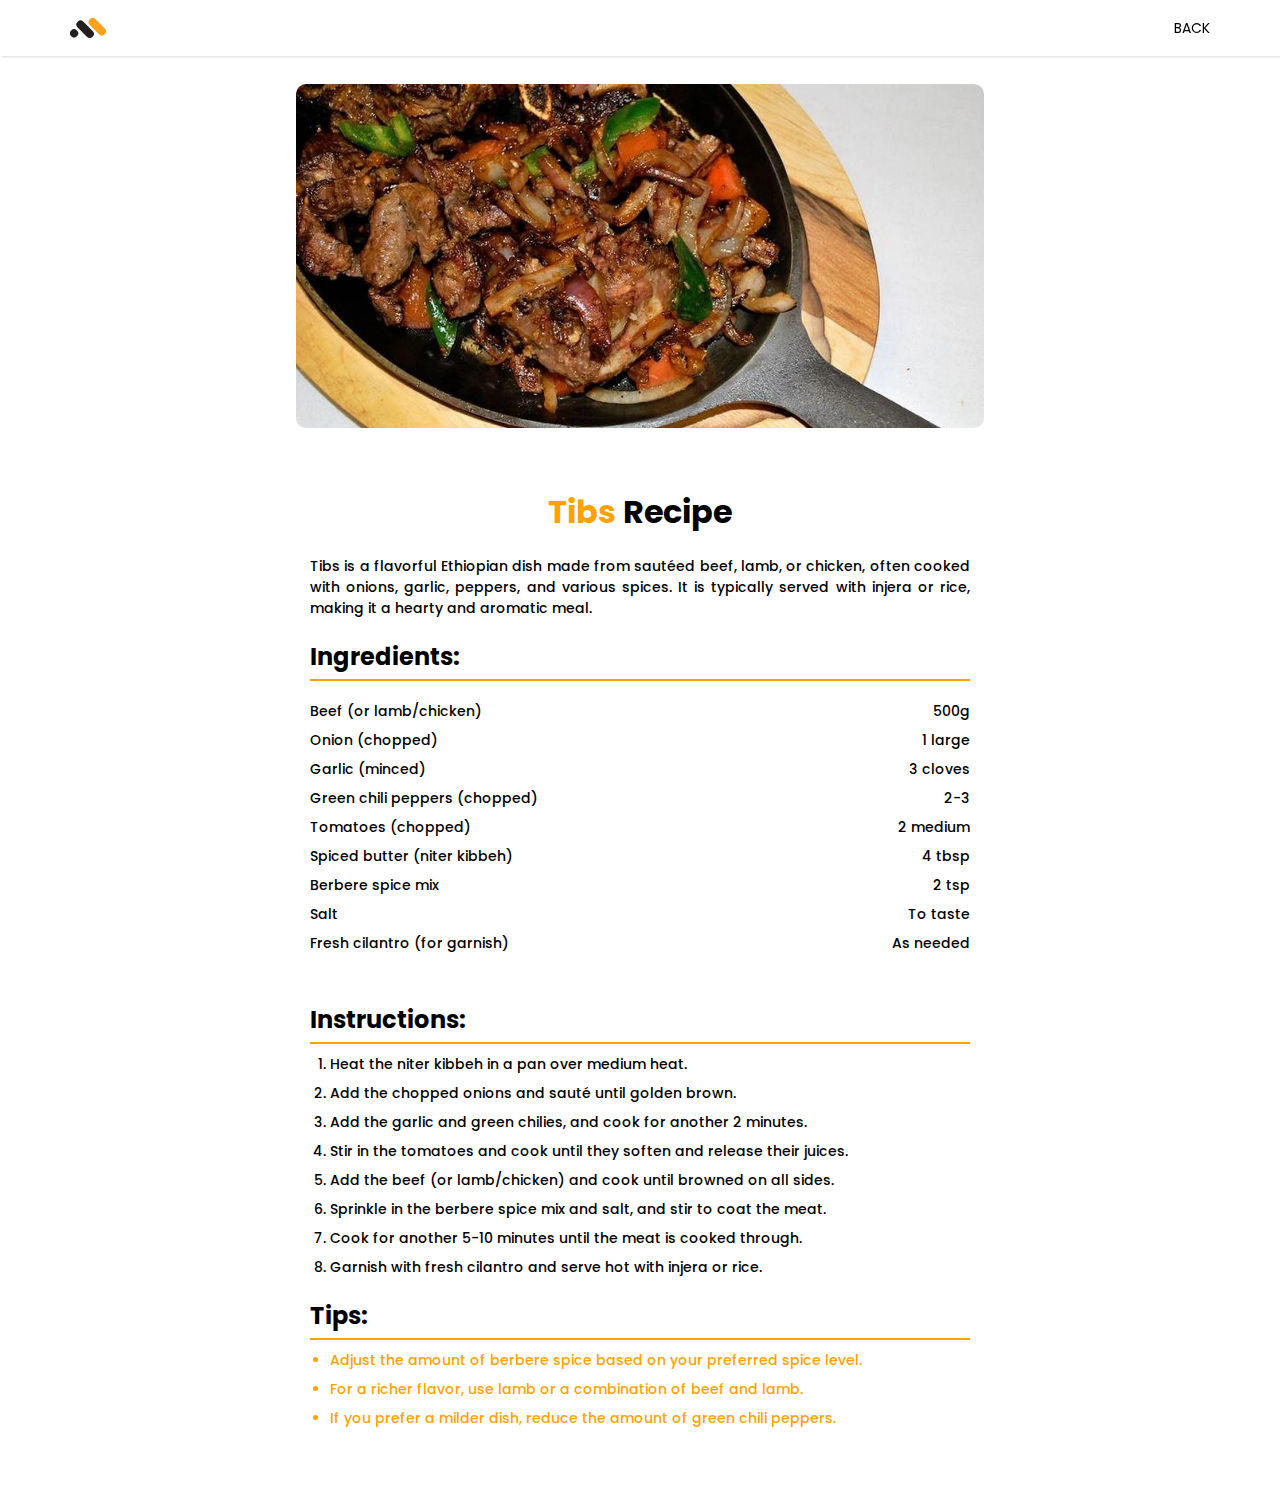
<file: Tibs.html>
<!DOCTYPE html>
<html lang="en">
  <head>
    <meta charset="UTF-8" />
    <meta name="viewport" content="width=device-width, initial-scale=1.0" />
    <title>Tibs Recipe</title>
    <link rel="icon" href="images/Logo/Light-orange-M-logo.svg" />
    <link
      rel="icon"
      href="images/Logo/dark-orange-M-logo.svg"
      media="(prefer-color-scheme:dark)"
    />
    <link rel="stylesheet" href="styles.css" />
    <link
      href="https://unpkg.com/boxicons@2.1.4/css/boxicons.min.css"
      rel="stylesheet"
    />
    <script src="script.js" defer></script>
  </head>
  <body>
    <header id="header" class="hidden">
      <div class="header">
        <!--logo-->
        <a class="logo" href="index.html"
          ><img src="images/Logo/dark-orange-M-logo.svg" alt=""
        /></a>
        <div class="rightSideHeader">
          <!--Navigation Links-->
          <ul class="navLinks">
            <li><a href="index.html" class="backButton">BACK</a></li>
          </ul>
          <!--Menu for narrow devices-->
        </div>
        <div class="menu">
          <div class="bar"></div>
          <div class="bar"></div>
          <div class="bar"></div>
        </div>
      </div>
    </header>
    <main id="otherWrapper" class="hidden">
      <div class="image">
        <img src="images/samples/tibs.webp" alt="Tibs" />
      </div>
      <section id="recipe-detail">
        <h2><span class="colored">Tibs</span> Recipe</h2>
        <div class="recipe-details">
          <p>
            Tibs is a flavorful Ethiopian dish made from sautéed beef, lamb, or
            chicken, often cooked with onions, garlic, peppers, and various
            spices. It is typically served with injera or rice, making it a
            hearty and aromatic meal.
          </p>
          <h3>Ingredients:</h3>
          <div class="ingredients-list">
            <div class="ingredient-item">
              <span>Beef (or lamb/chicken)</span>
              <span>500g</span>
            </div>
            <div class="ingredient-item">
              <span>Onion (chopped)</span>
              <span>1 large</span>
            </div>
            <div class="ingredient-item">
              <span>Garlic (minced)</span>
              <span>3 cloves</span>
            </div>
            <div class="ingredient-item">
              <span>Green chili peppers (chopped)</span>
              <span>2-3</span>
            </div>
            <div class="ingredient-item">
              <span>Tomatoes (chopped)</span>
              <span>2 medium</span>
            </div>
            <div class="ingredient-item">
              <span>Spiced butter (niter kibbeh)</span>
              <span>4 tbsp</span>
            </div>
            <div class="ingredient-item">
              <span>Berbere spice mix</span>
              <span>2 tsp</span>
            </div>
            <div class="ingredient-item">
              <span>Salt</span>
              <span>To taste</span>
            </div>
            <div class="ingredient-item">
              <span>Fresh cilantro (for garnish)</span>
              <span>As needed</span>
            </div>
          </div>

          <h3>Instructions:</h3>
          <ol>
            <li>Heat the niter kibbeh in a pan over medium heat.</li>
            <li>Add the chopped onions and sauté until golden brown.</li>
            <li>
              Add the garlic and green chilies, and cook for another 2 minutes.
            </li>
            <li>
              Stir in the tomatoes and cook until they soften and release their
              juices.
            </li>
            <li>
              Add the beef (or lamb/chicken) and cook until browned on all
              sides.
            </li>
            <li>
              Sprinkle in the berbere spice mix and salt, and stir to coat the
              meat.
            </li>
            <li>
              Cook for another 5-10 minutes until the meat is cooked through.
            </li>
            <li>
              Garnish with fresh cilantro and serve hot with injera or rice.
            </li>
          </ol>

          <h3>Tips:</h3>
          <ul>
            <li>
              Adjust the amount of berbere spice based on your preferred spice
              level.
            </li>
            <li>
              For a richer flavor, use lamb or a combination of beef and lamb.
            </li>
            <li>
              If you prefer a milder dish, reduce the amount of green chili
              peppers.
            </li>
          </ul>
        </div>
      </section>
    </main>
  </body>
</html>
</file>
<file: styles.css>
@import url(fonts.css);
@import url(roots.css);
@import url(header.css);
@import url(wrapper.css);
@import url(recipes.css);
@import url(recipeDetail.css);
@import url(about.css);
@import url(footer.css);

* {
  padding: 0;
  margin: 0;
  box-sizing: border-box;
  scroll-behavior: smooth;
}

body {
  font-family: "Poppins", sans-serif;
  font-size: 14px;
  padding-top: 64px;
}
</file>
